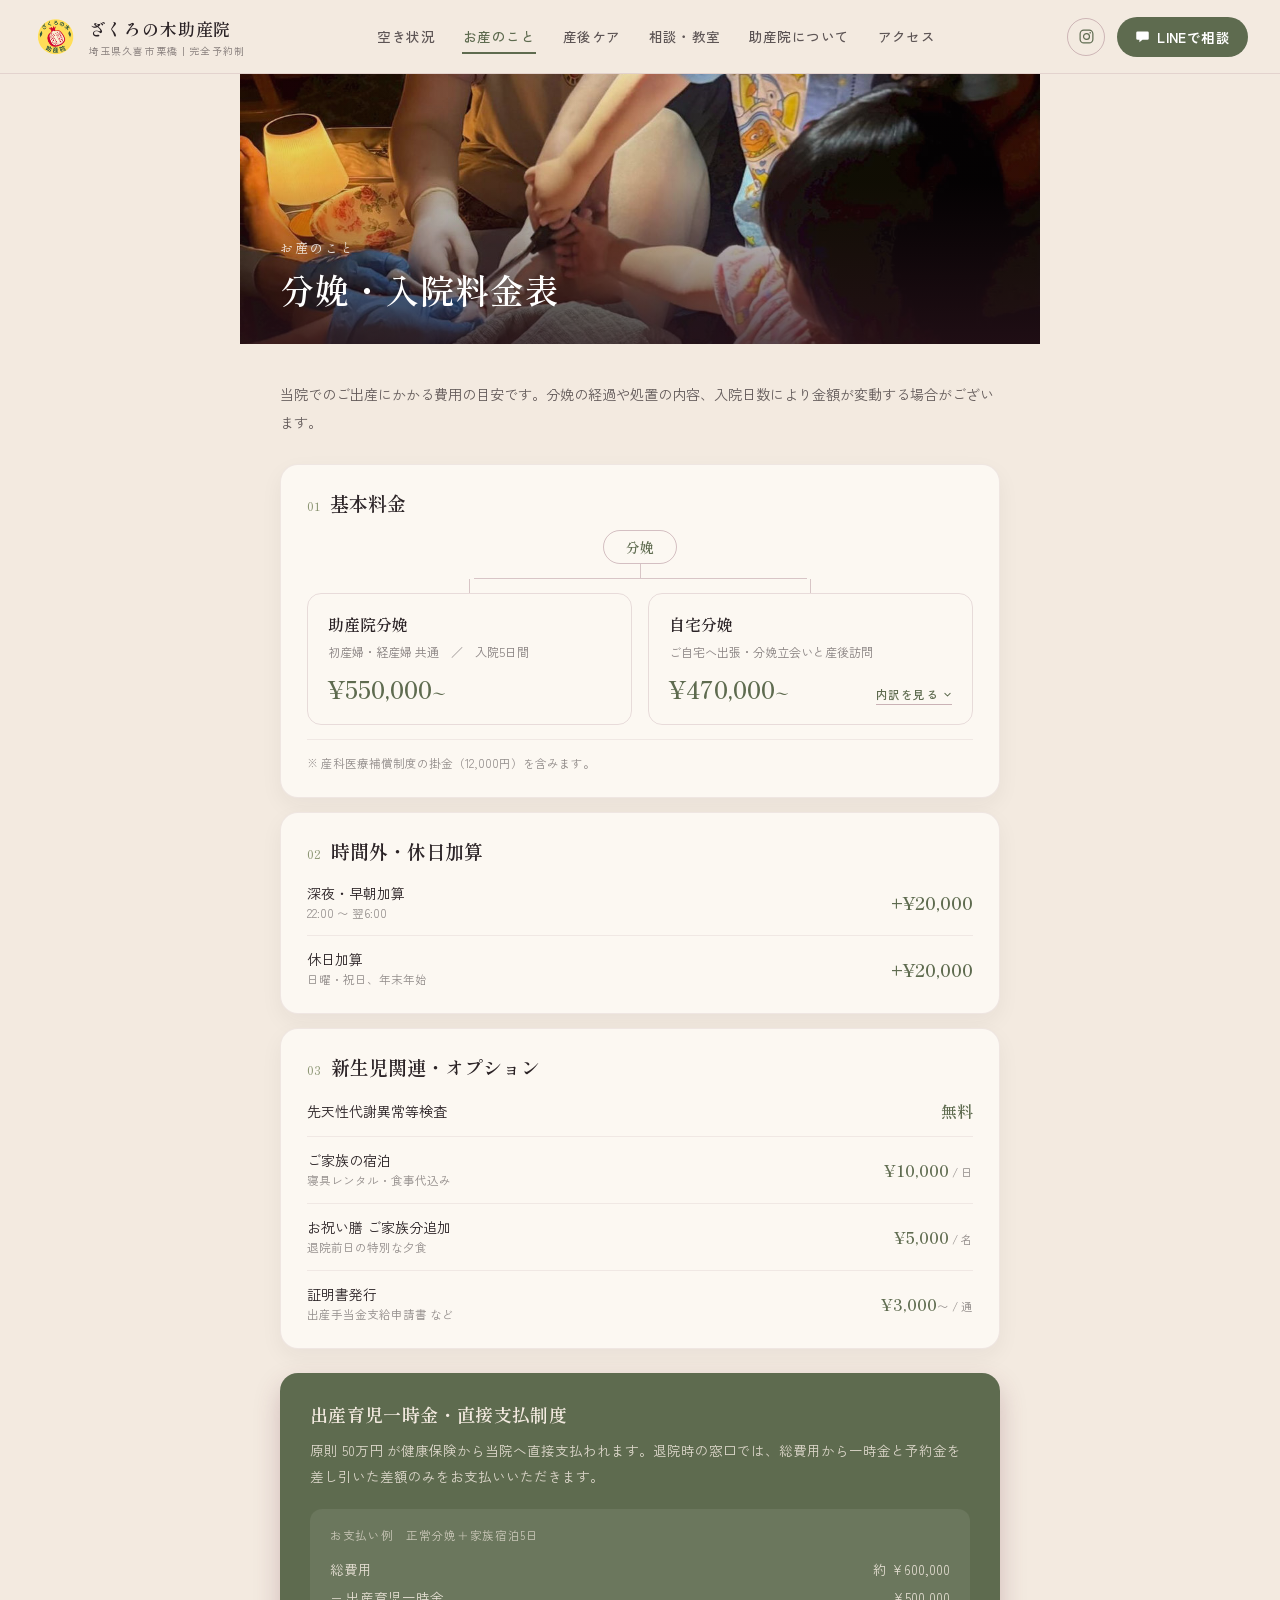
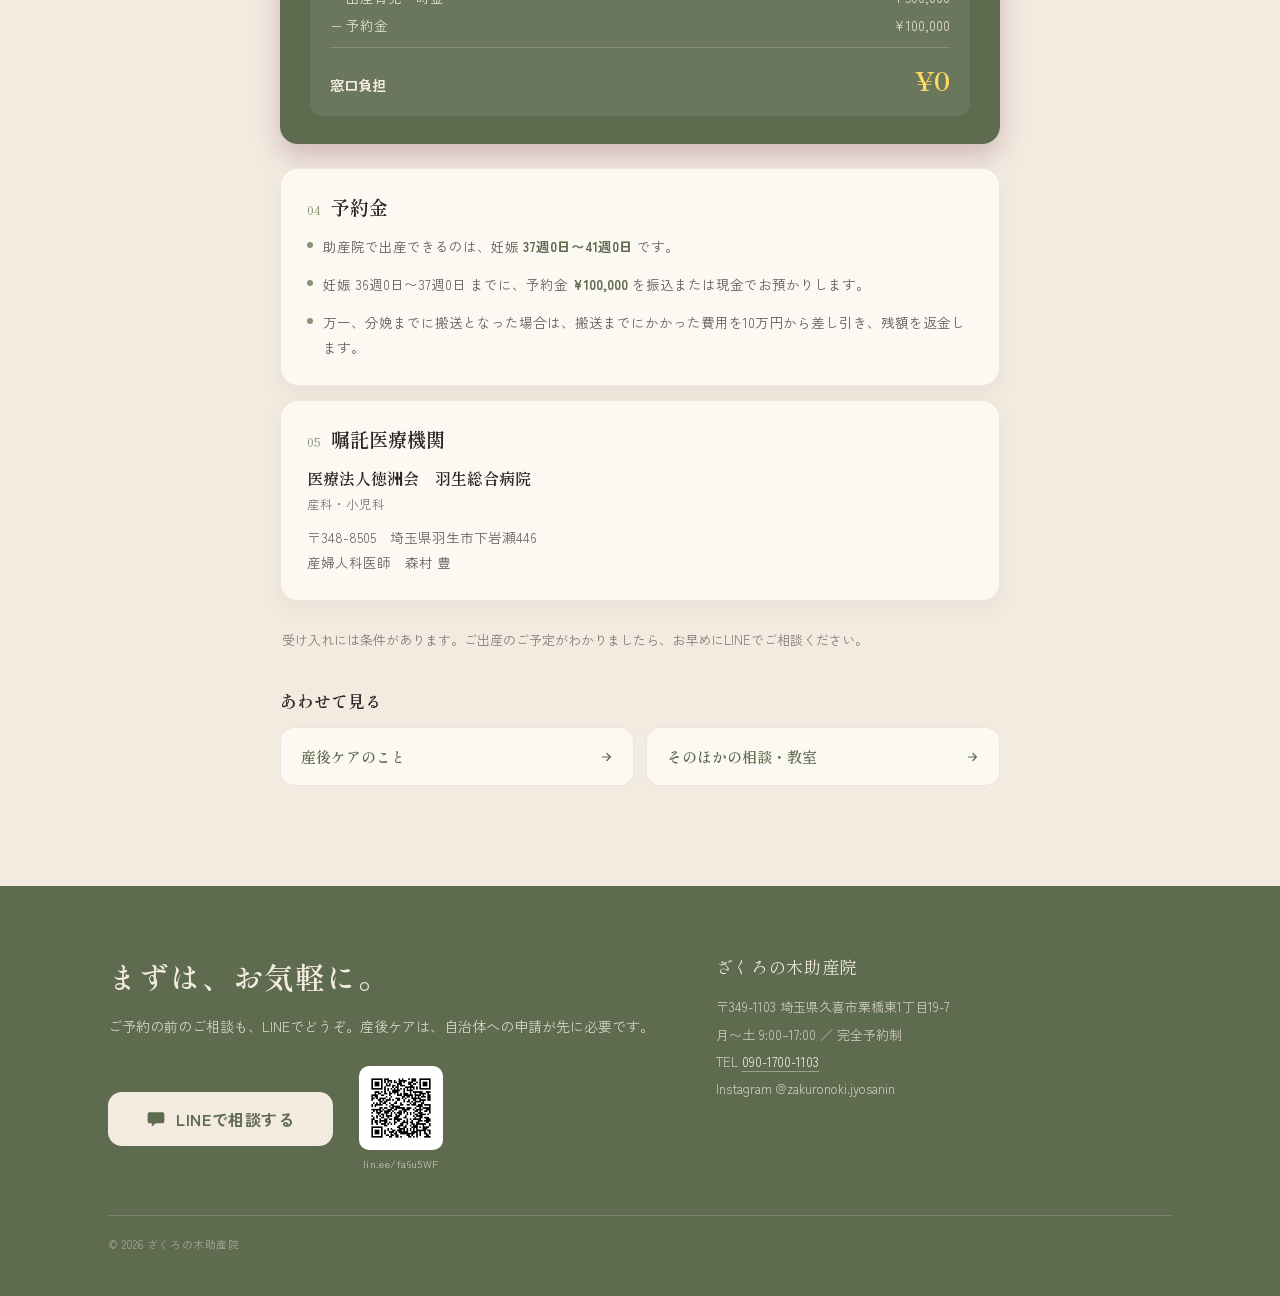
<file: site/birth.html>
<!DOCTYPE html>
<html lang="ja">
<head>
<meta charset="utf-8">
<meta name="viewport" content="width=device-width, initial-scale=1">
<title>分娩・入院料金表｜ざくろの木助産院</title>
<meta name="description" content="ざくろの木助産院（埼玉県久喜市栗橋）でのご出産にかかる費用の目安。助産院分娩・自宅分娩の基本料金、加算、出産育児一時金の直接支払制度について。">
<link rel="icon" type="image/png" href="assets/zakuro-icon.png">
<link rel="preconnect" href="https://fonts.googleapis.com">
<link rel="preconnect" href="https://fonts.gstatic.com" crossorigin>
<link href="https://fonts.googleapis.com/css2?family=Shippori+Mincho:wght@500;600;700&family=Zen+Kaku+Gothic+New:wght@400;500;700&display=swap" rel="stylesheet">
<link rel="stylesheet" href="css/base.css">
<link rel="stylesheet" href="css/subpage.css">
<link rel="stylesheet" href="css/mobile.css">
<link rel="stylesheet" href="css/mobile-subpage.css">
<script src="js/collapse.js" defer></script>
<script src="js/mobile-nav.js" defer></script>
</head>
<body class="page-sub">

<header class="site-header">
  <a class="brand" href="./">
    <img src="assets/zakuro-icon.png" alt="ざくろの木助産院">
    <span class="brand-text">
      <span class="brand-name">ざくろの木助産院</span>
      <span class="brand-sub">埼玉県久喜市栗橋｜完全予約制</span>
    </span>
  </a>
  <nav class="site-nav">
    <a href="./#availability">空き状況</a>
    <a href="birth.html" class="is-active">お産のこと</a>
    <a href="care.html">産後ケア</a>
    <a href="services.html">相談・教室</a>
    <a href="./#about">助産院について</a>
    <a href="./#access">アクセス</a>
  </nav>
  <div class="header-actions">
    <a class="btn-ig" href="https://www.instagram.com/zakuronoki.jyosanin" target="_blank" rel="noopener" aria-label="Instagram">
      <svg width="17" height="17" viewBox="0 0 24 24" fill="none" stroke="currentColor" stroke-width="1.7" aria-hidden="true"><rect x="3" y="3" width="18" height="18" rx="5.2"/><circle cx="12" cy="12" r="4.2"/><circle cx="17.2" cy="6.8" r="1.15" fill="currentColor" stroke="none"/></svg>
    </a>
    <a class="btn-line" href="https://lin.ee/fa6u5WF" target="_blank" rel="noopener">
      <svg width="15" height="15" viewBox="0 0 24 24" fill="#fff" aria-hidden="true"><path d="M4 4h16a2 2 0 0 1 2 2v9a2 2 0 0 1-2 2h-8l-5 4v-4H4a2 2 0 0 1-2-2V6a2 2 0 0 1 2-2z"/></svg>
      LINEで相談
    </a>
  </div>
</header>

<main>

  <div class="page-hero page-hero--birth">
    <img src="assets/entrance-birth.jpg" alt="お産の風景">
    <div class="page-hero-scrim"></div>
    <a class="page-back" href="./" aria-label="トップへ戻る">
      <svg width="9" height="16" viewBox="0 0 9 16" fill="none" aria-hidden="true"><path d="M8 1 1 8l7 7" stroke="var(--accent)" stroke-width="1.7" stroke-linecap="round" stroke-linejoin="round"/></svg>
    </a>
    <button class="page-menu" type="button" aria-label="メニュー" aria-expanded="false" aria-controls="site-drawer" data-drawer-open>
      <span></span><span></span><span></span>
    </button>
    <div class="page-hero-copy">
      <div class="container">
        <div class="page-hero-eyebrow">お産のこと</div>
        <h1 class="page-hero-title">分娩・入院料金表</h1>
      </div>
    </div>
  </div>

  <div class="page-body">
    <p class="page-intro">当院でのご出産にかかる費用の目安です。分娩の経過や処置の内容、入院日数により金額が変動する場合がございます。</p>

    <!-- 01 基本料金 -->
    <section class="price-card">
      <div class="price-card-head">
        <span class="price-num">01</span>
        <h2 class="price-card-title">基本料金</h2>
      </div>
      <div class="branch-root">
        <div class="branch-pill">分娩</div>
      </div>
      <div class="branch-stem"></div>
      <div class="branch-cross"></div>
      <div class="branch-cols">
        <div class="branch-stem"></div>
        <div class="branch-stem"></div>
        <div class="branch-box">
          <h3>助産院分娩</h3>
          <div class="branch-note">初産婦・経産婦 共通　／　入院5日間</div>
          <div class="branch-price">¥550,000<span class="tilde">〜</span></div>
        </div>
        <div class="branch-box">
          <h3>自宅分娩</h3>
          <div class="branch-note">ご自宅へ出張・分娩立会いと産後訪問</div>
          <div class="branch-price-row">
            <div class="branch-price">¥470,000<span class="tilde">〜</span></div>
            <button class="breakdown-toggle" type="button" aria-expanded="false" aria-controls="home-birth-breakdown">
              <span class="breakdown-toggle-label">内訳を見る</span>
              <svg width="9" height="9" viewBox="0 0 12 12" fill="none" aria-hidden="true"><path d="M2.5 4.5 6 8l3.5-3.5" stroke="var(--accent)" stroke-width="1.4" stroke-linecap="round" stroke-linejoin="round"/></svg>
            </button>
          </div>
        </div>
      </div>
      <div class="breakdown" id="home-birth-breakdown" hidden>
        <div class="breakdown-title">自宅分娩の内訳</div>
        <div class="breakdown-row">
          <div class="price-item">
            <div class="breakdown-name">分娩料</div>
            <div class="breakdown-note">20:00–8:00、土日祝は時間外で ＋¥20,000</div>
          </div>
          <div class="breakdown-amount"><span class="breakdown-price">¥250,000</span><span class="breakdown-unit"></span></div>
        </div>
        <div class="breakdown-row">
          <div class="breakdown-name">分娩管理料</div>
          <div class="breakdown-amount"><span class="breakdown-price">¥5,000</span><span class="breakdown-unit">/ 1時間</span></div>
        </div>
        <div class="breakdown-row">
          <div class="breakdown-name">往診料</div>
          <div class="breakdown-amount"><span class="breakdown-price">¥10,000</span><span class="breakdown-unit">/ 日</span></div>
        </div>
        <div class="breakdown-row">
          <div class="breakdown-name">出張費</div>
          <div class="breakdown-amount"><span class="breakdown-price">¥20,000</span><span class="breakdown-unit"></span></div>
        </div>
        <div class="breakdown-row">
          <div class="price-item">
            <div class="breakdown-name">先天性代謝異常検査</div>
            <div class="breakdown-note">採血・郵送費</div>
          </div>
          <div class="breakdown-amount"><span class="breakdown-price">¥4,000</span><span class="breakdown-unit"></span></div>
        </div>
        <div class="breakdown-row">
          <div class="breakdown-name">K2シロップ（13回分）</div>
          <div class="breakdown-amount"><span class="breakdown-price">¥3,000</span><span class="breakdown-unit"></span></div>
        </div>
        <div class="breakdown-row">
          <div class="breakdown-name">妊産婦の検査薬剤料</div>
          <div class="breakdown-amount"><span class="breakdown-price">¥8,000</span><span class="breakdown-unit"></span></div>
        </div>
        <div class="breakdown-row">
          <div class="breakdown-name">処置手当料</div>
          <div class="breakdown-amount"><span class="breakdown-price">¥4,000</span><span class="breakdown-unit">/ 日</span></div>
        </div>
        <div class="breakdown-row">
          <div class="breakdown-name">衛生材料費</div>
          <div class="breakdown-amount"><span class="breakdown-price">¥10,000</span><span class="breakdown-unit"></span></div>
        </div>
        <div class="breakdown-row">
          <div class="breakdown-name">医療廃棄物処理料</div>
          <div class="breakdown-amount"><span class="breakdown-price">¥8,000</span><span class="breakdown-unit"></span></div>
        </div>
        <div class="breakdown-row">
          <div class="breakdown-name">文書料</div>
          <div class="breakdown-amount"><span class="breakdown-price">¥8,000</span><span class="breakdown-unit"></span></div>
        </div>
        <div class="breakdown-row">
          <div class="breakdown-name">サポート助産師料（2名以上）</div>
          <div class="breakdown-amount"><span class="breakdown-price">¥70,000</span><span class="breakdown-unit">〜</span></div>
        </div>
        <div class="breakdown-total">
          <span class="breakdown-total-label">総額</span>
          <span class="breakdown-amount"><span class="breakdown-total-price">¥470,000<span class="tilde">〜</span></span><span class="breakdown-spacer"></span></span>
        </div>
        <p class="breakdown-foot">※ 10万円を予約金として承りますが、範囲内であれば返金します。</p>
      </div>
      <div class="price-card-foot">※ 産科医療補償制度の掛金（12,000円）を含みます。</div>
    </section>

    <!-- 02 時間外・休日加算 -->
    <section class="price-card">
      <div class="price-card-head price-card-head--rows">
        <span class="price-num">02</span>
        <h2 class="price-card-title">時間外・休日加算</h2>
      </div>
      <div class="price-row">
        <div class="price-item">
          <div class="price-item-name">深夜・早朝加算</div>
          <div class="price-item-note">22:00 〜 翌6:00</div>
        </div>
        <div class="price-amount"><span class="price-value price-value--lg">+¥20,000</span></div>
      </div>
      <div class="price-row">
        <div class="price-item">
          <div class="price-item-name">休日加算</div>
          <div class="price-item-note">日曜・祝日、年末年始</div>
        </div>
        <div class="price-amount"><span class="price-value price-value--lg">+¥20,000</span></div>
      </div>
    </section>

    <!-- 03 新生児関連・オプション -->
    <section class="price-card">
      <div class="price-card-head price-card-head--rows">
        <span class="price-num">03</span>
        <h2 class="price-card-title">新生児関連・オプション</h2>
      </div>
      <div class="price-row">
        <div class="price-item">
          <div class="price-item-name">先天性代謝異常等検査</div>
        </div>
        <div class="price-amount"><span class="price-value price-value--sm">無料</span></div>
      </div>
      <div class="price-row">
        <div class="price-item">
          <div class="price-item-name">ご家族の宿泊</div>
          <div class="price-item-note">寝具レンタル・食事代込み</div>
        </div>
        <div class="price-amount"><span class="price-value price-value--sm">¥10,000</span><span class="price-unit"> / 日</span></div>
      </div>
      <div class="price-row">
        <div class="price-item">
          <div class="price-item-name">お祝い膳 ご家族分追加</div>
          <div class="price-item-note">退院前日の特別な夕食</div>
        </div>
        <div class="price-amount"><span class="price-value price-value--sm">¥5,000</span><span class="price-unit"> / 名</span></div>
      </div>
      <div class="price-row">
        <div class="price-item">
          <div class="price-item-name">証明書発行</div>
          <div class="price-item-note">出産手当金支給申請書 など</div>
        </div>
        <div class="price-amount"><span class="price-value price-value--sm">¥3,000</span><span class="price-unit">〜 / 通</span></div>
      </div>
    </section>

    <!-- 出産育児一時金 -->
    <section class="grant-card">
      <div class="grant-title">出産育児一時金・直接支払制度</div>
      <p class="grant-lead">原則 50万円 が健康保険から当院へ直接支払われます。退院時の窓口では、総費用から一時金と予約金を差し引いた差額のみをお支払いいただきます。</p>
      <div class="grant-example">
        <div class="grant-example-caption">お支払い例　正常分娩＋家族宿泊5日</div>
        <div class="grant-line"><span>総費用</span><span>約 ¥600,000</span></div>
        <div class="grant-line"><span>− 出産育児一時金</span><span>¥500,000</span></div>
        <div class="grant-line grant-line--last"><span>− 予約金</span><span>¥100,000</span></div>
        <div class="grant-result">
          <span class="grant-result-label">窓口負担</span>
          <span class="grant-result-value">¥0</span>
        </div>
      </div>
    </section>

    <!-- 04 予約金 -->
    <section class="price-card">
      <div class="price-card-head">
        <span class="price-num">04</span>
        <h2 class="price-card-title">予約金</h2>
      </div>
      <div class="bullet-list">
        <div class="bullet">
          <span class="bullet-dot"></span>
          <p>助産院で出産できるのは、妊娠 <strong class="em-accent">37週0日〜41週0日</strong> です。</p>
        </div>
        <div class="bullet">
          <span class="bullet-dot"></span>
          <p>妊娠 36週0日〜37週0日 までに、予約金 <strong class="em-accent">¥100,000</strong> を振込または現金でお預かりします。</p>
        </div>
        <div class="bullet">
          <span class="bullet-dot"></span>
          <p>万一、分娩までに搬送となった場合は、搬送までにかかった費用を10万円から差し引き、残額を返金します。</p>
        </div>
      </div>
    </section>

    <!-- 05 嘱託医療機関 -->
    <section class="price-card">
      <div class="price-card-head">
        <span class="price-num">05</span>
        <h2 class="price-card-title">嘱託医療機関</h2>
      </div>
      <div class="hospital-name">医療法人徳洲会　羽生総合病院</div>
      <div class="hospital-dept">産科・小児科</div>
      <div class="hospital-addr">〒348-8505　埼玉県羽生市下岩瀬446<br>産婦人科医師　森村 豊</div>
    </section>

    <p class="page-note">受け入れには条件があります。ご出産のご予定がわかりましたら、お早めにLINEでご相談ください。</p>

    <div class="related">
      <div class="related-title">あわせて見る</div>
      <div class="related-grid">
        <a class="related-link" href="care.html">
          <span>産後ケアのこと</span>
          <svg width="14" height="14" viewBox="0 0 16 16" fill="none" aria-hidden="true"><path d="M4 8h8M9 4l4 4-4 4" stroke="var(--accent)" stroke-width="1.4" stroke-linecap="round" stroke-linejoin="round"/></svg>
        </a>
        <a class="related-link" href="services.html">
          <span>そのほかの相談・教室</span>
          <svg width="14" height="14" viewBox="0 0 16 16" fill="none" aria-hidden="true"><path d="M4 8h8M9 4l4 4-4 4" stroke="var(--accent)" stroke-width="1.4" stroke-linecap="round" stroke-linejoin="round"/></svg>
        </a>
      </div>
    </div>
  </div>

</main>

<footer id="line" class="site-footer">
  <div class="container">
    <div class="footer-grid">
      <div>
        <h2 class="footer-title">まずは、お気軽に。</h2>
        <p class="footer-lead">ご予約の前のご相談も、LINEでどうぞ。産後ケアは、自治体への申請が先に必要です。</p>
        <div class="footer-line-row">
          <a class="btn-line-big" href="https://lin.ee/fa6u5WF" target="_blank" rel="noopener">
            <svg width="20" height="20" viewBox="0 0 24 24" fill="var(--accent)" aria-hidden="true"><path d="M4 4h16a2 2 0 0 1 2 2v9a2 2 0 0 1-2 2h-8l-5 4v-4H4a2 2 0 0 1-2-2V6a2 2 0 0 1 2-2z"/></svg>
            LINEで相談する
          </a>
          <div class="footer-qr">
            <img src="assets/line-qr.png" alt="公式LINEのQRコード" loading="lazy">
            <a href="https://lin.ee/fa6u5WF" target="_blank" rel="noopener">lin.ee/fa6u5WF</a>
          </div>
        </div>
      </div>
      <div>
        <div class="footer-org">ざくろの木助産院</div>
        <div class="footer-info">
          〒349-1103 埼玉県久喜市栗橋東1丁目19-7<br>
          月〜土 9:00–17:00 ／ 完全予約制<br>
          TEL <a class="footer-tel" href="tel:09017001103">090-1700-1103</a><br>
          <a href="https://www.instagram.com/zakuronoki.jyosanin" target="_blank" rel="noopener">Instagram @zakuronoki.jyosanin</a>
        </div>
      </div>
    </div>
    <div class="footer-rule"></div>
    <div class="footer-copy">© 2026 ざくろの木助産院</div>
  </div>
</footer>


<!-- ===== モバイルドロワーメニュー（全4ページで同一に保つこと） ===== -->
<div class="drawer" id="site-drawer" hidden>
  <div class="drawer-overlay" data-drawer-close></div>
  <div class="drawer-panel" role="dialog" aria-modal="true" aria-label="メニュー">
    <div class="drawer-head">
      <img src="assets/zakuro-icon.png" alt="ざくろの木助産院">
      <button class="drawer-close" type="button" aria-label="閉じる" data-drawer-close>
        <svg width="20" height="20" viewBox="0 0 20 20" fill="none" aria-hidden="true"><path d="M4 4l12 12M16 4L4 16" stroke="#2B2326" stroke-width="1.6" stroke-linecap="round"/></svg>
      </button>
    </div>
    <nav class="drawer-nav" aria-label="メニュー">
      <a href="./#availability"><span>今月の空き状況</span><svg width="14" height="14" viewBox="0 0 16 16" fill="none" aria-hidden="true"><path d="M6 3l5 5-5 5" stroke="var(--accent2)" stroke-width="1.4" stroke-linecap="round" stroke-linejoin="round"/></svg></a>
      <a href="birth.html"><span>分娩費用</span><svg width="14" height="14" viewBox="0 0 16 16" fill="none" aria-hidden="true"><path d="M6 3l5 5-5 5" stroke="var(--accent2)" stroke-width="1.4" stroke-linecap="round" stroke-linejoin="round"/></svg></a>
      <a href="care.html"><span>産後ケア</span><svg width="14" height="14" viewBox="0 0 16 16" fill="none" aria-hidden="true"><path d="M6 3l5 5-5 5" stroke="var(--accent2)" stroke-width="1.4" stroke-linecap="round" stroke-linejoin="round"/></svg></a>
      <a href="services.html"><span>サービス内容</span><svg width="14" height="14" viewBox="0 0 16 16" fill="none" aria-hidden="true"><path d="M6 3l5 5-5 5" stroke="var(--accent2)" stroke-width="1.4" stroke-linecap="round" stroke-linejoin="round"/></svg></a>
      <a href="./#flow"><span>ご利用までの流れ</span><svg width="14" height="14" viewBox="0 0 16 16" fill="none" aria-hidden="true"><path d="M6 3l5 5-5 5" stroke="var(--accent2)" stroke-width="1.4" stroke-linecap="round" stroke-linejoin="round"/></svg></a>
      <a href="./#about"><span>助産院について</span><svg width="14" height="14" viewBox="0 0 16 16" fill="none" aria-hidden="true"><path d="M6 3l5 5-5 5" stroke="var(--accent2)" stroke-width="1.4" stroke-linecap="round" stroke-linejoin="round"/></svg></a>
      <a href="./#staff"><span>スタッフ紹介</span><svg width="14" height="14" viewBox="0 0 16 16" fill="none" aria-hidden="true"><path d="M6 3l5 5-5 5" stroke="var(--accent2)" stroke-width="1.4" stroke-linecap="round" stroke-linejoin="round"/></svg></a>
      <a href="./#access"><span>アクセス</span><svg width="14" height="14" viewBox="0 0 16 16" fill="none" aria-hidden="true"><path d="M6 3l5 5-5 5" stroke="var(--accent2)" stroke-width="1.4" stroke-linecap="round" stroke-linejoin="round"/></svg></a>
    </nav>
    <div class="drawer-foot">
      <a class="drawer-line" href="https://lin.ee/fa6u5WF" target="_blank" rel="noopener">
        <svg width="19" height="19" viewBox="0 0 24 24" fill="#fff" aria-hidden="true"><path d="M4 4h16a2 2 0 0 1 2 2v9a2 2 0 0 1-2 2h-8l-5 4v-4H4a2 2 0 0 1-2-2V6a2 2 0 0 1 2-2z"/></svg>
        LINEで相談する
      </a>
      <div class="drawer-contacts">
        <a href="tel:09017001103">TEL　090-1700-1103</a>
        <a href="https://www.instagram.com/zakuronoki.jyosanin" target="_blank" rel="noopener">Instagram　@zakuronoki.jyosanin</a>
      </div>
    </div>
  </div>
</div>

<!-- ===== モバイル追従LINE CTA ===== -->
<div class="mobile-cta">
  <a href="https://lin.ee/fa6u5WF" target="_blank" rel="noopener">
    <svg width="20" height="20" viewBox="0 0 24 24" fill="#fff" aria-hidden="true"><path d="M4 4h16a2 2 0 0 1 2 2v9a2 2 0 0 1-2 2h-8l-5 4v-4H4a2 2 0 0 1-2-2V6a2 2 0 0 1 2-2z"/></svg>
    LINEで相談する
  </a>
</div>

</body>
</html>
</file>
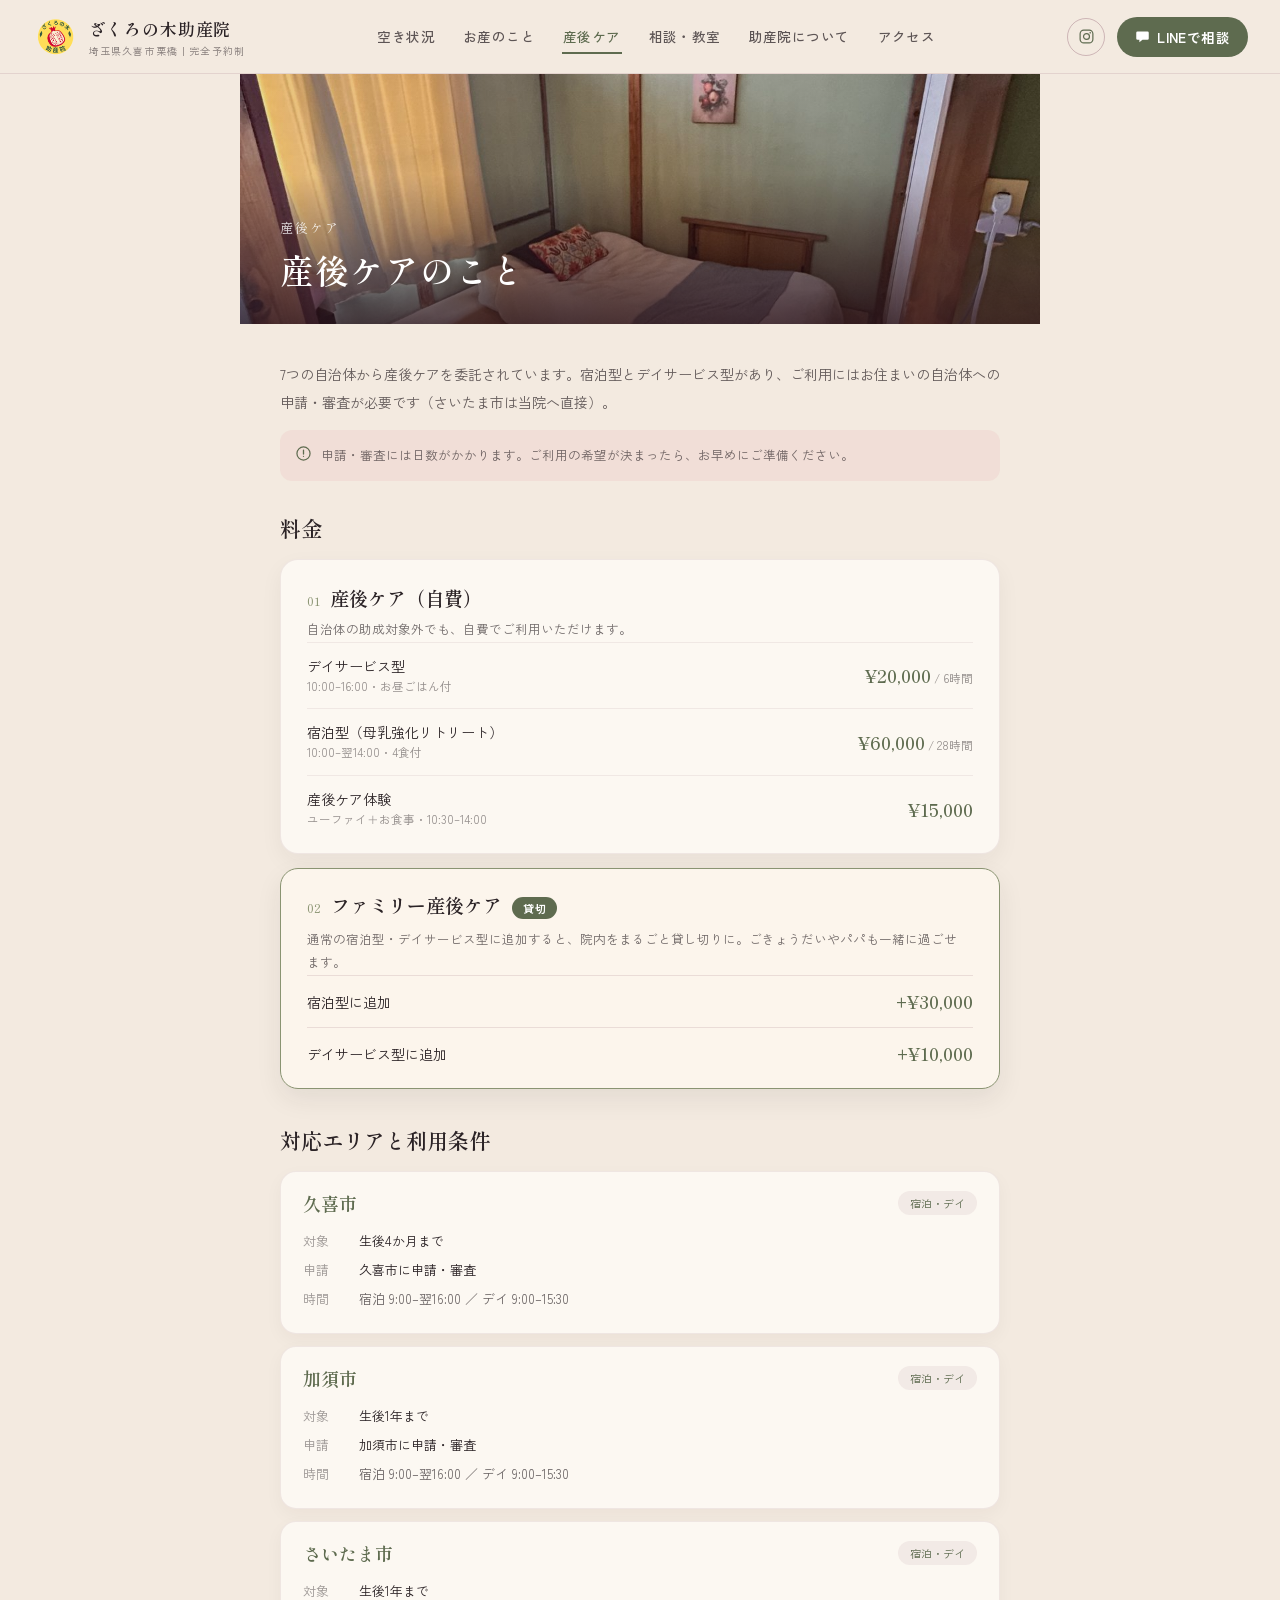
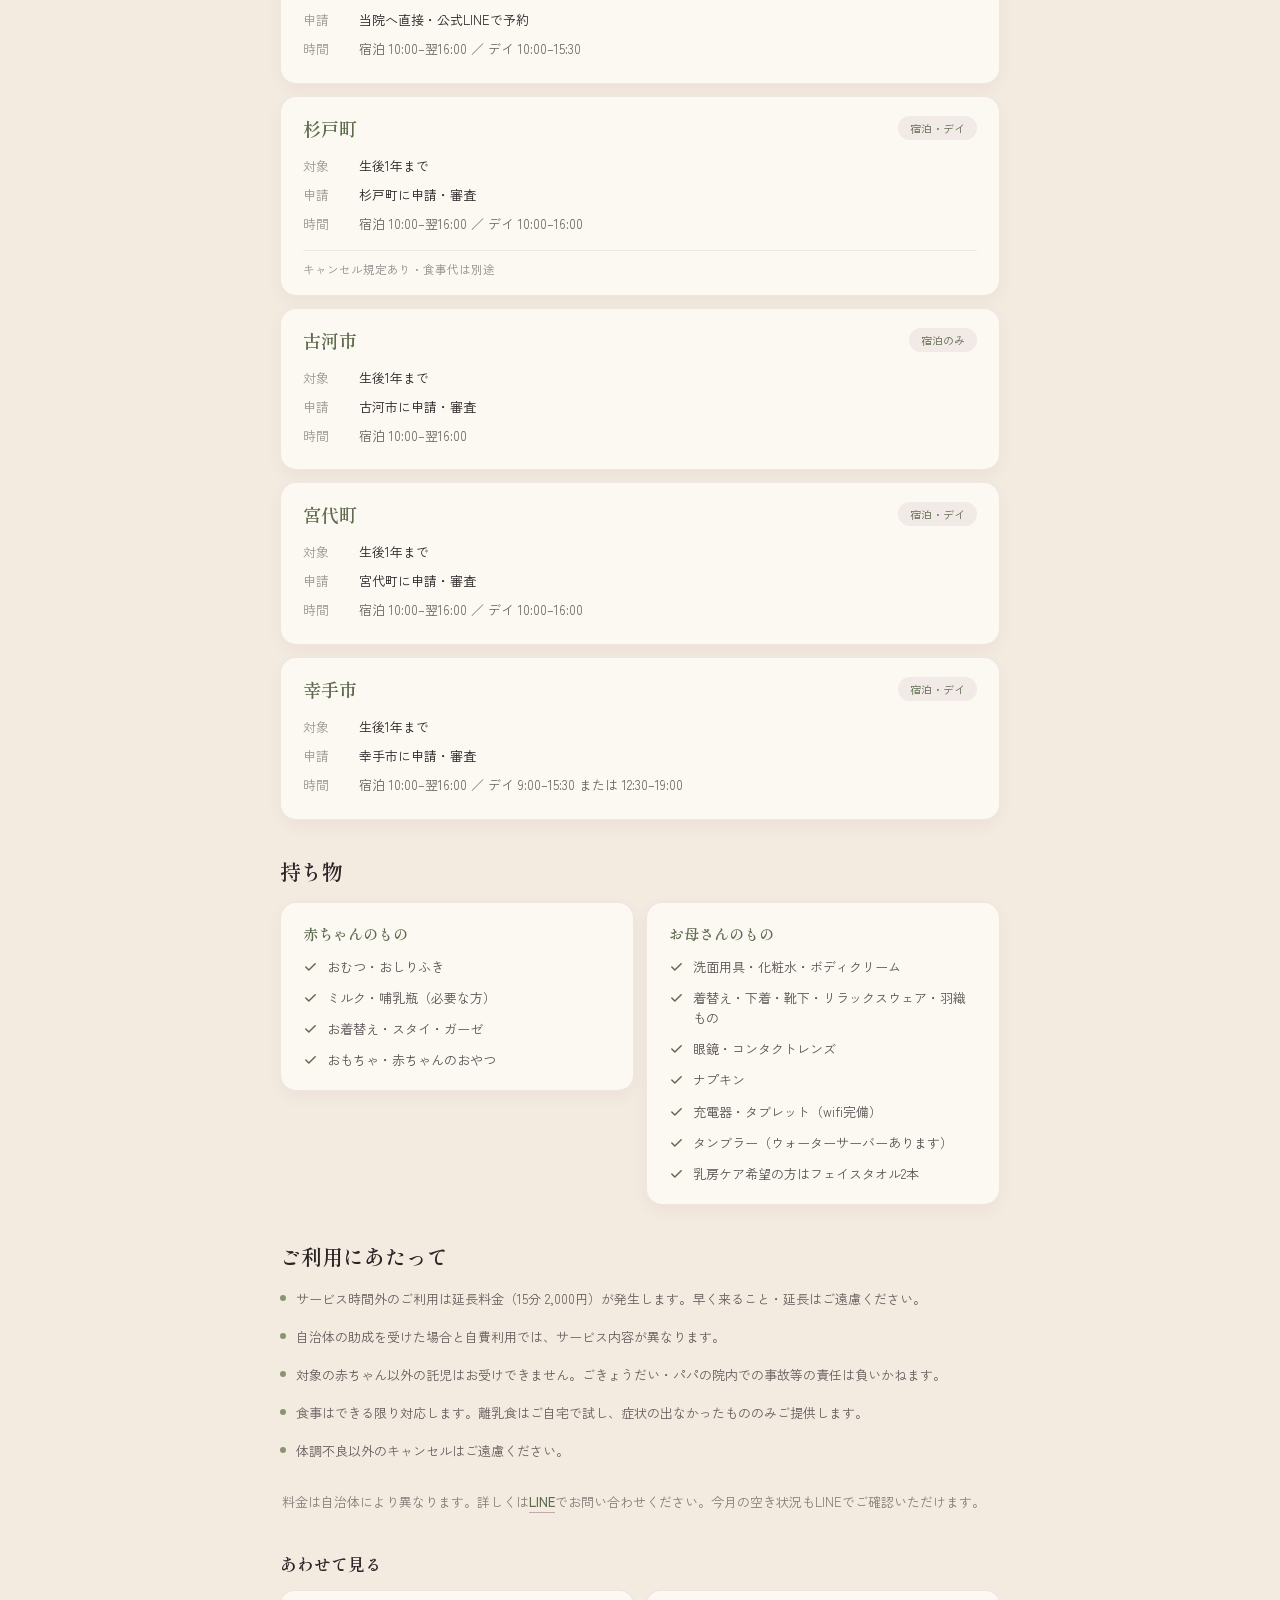
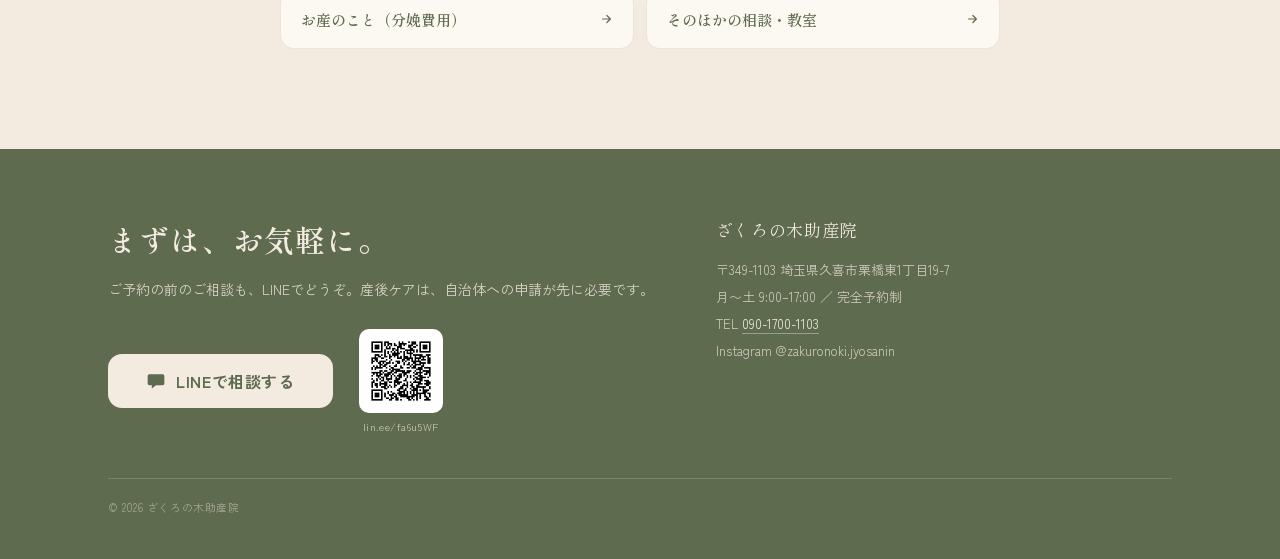
<file: site/care.html>
<!DOCTYPE html>
<html lang="ja">
<head>
<meta charset="utf-8">
<meta name="viewport" content="width=device-width, initial-scale=1">
<title>産後ケアのこと｜ざくろの木助産院</title>
<meta name="description" content="ざくろの木助産院（埼玉県久喜市栗橋）の産後ケア。久喜市・加須市・さいたま市・杉戸町・古河市・宮代町・幸手市の7自治体から委託。宿泊型・デイサービス型の利用条件と申請先のご案内。">
<link rel="icon" type="image/png" href="assets/zakuro-icon.png">
<link rel="preconnect" href="https://fonts.googleapis.com">
<link rel="preconnect" href="https://fonts.gstatic.com" crossorigin>
<link href="https://fonts.googleapis.com/css2?family=Shippori+Mincho:wght@500;600;700&family=Zen+Kaku+Gothic+New:wght@400;500;700&display=swap" rel="stylesheet">
<link rel="stylesheet" href="css/base.css">
<link rel="stylesheet" href="css/subpage.css">
<link rel="stylesheet" href="css/mobile.css">
<link rel="stylesheet" href="css/mobile-subpage.css">
<script src="js/mobile-nav.js" defer></script>
</head>
<body class="page-sub">

<header class="site-header">
  <a class="brand" href="./">
    <img src="assets/zakuro-icon.png" alt="ざくろの木助産院">
    <span class="brand-text">
      <span class="brand-name">ざくろの木助産院</span>
      <span class="brand-sub">埼玉県久喜市栗橋｜完全予約制</span>
    </span>
  </a>
  <nav class="site-nav">
    <a href="./#availability">空き状況</a>
    <a href="birth.html">お産のこと</a>
    <a href="care.html" class="is-active">産後ケア</a>
    <a href="services.html">相談・教室</a>
    <a href="./#about">助産院について</a>
    <a href="./#access">アクセス</a>
  </nav>
  <div class="header-actions">
    <a class="btn-ig" href="https://www.instagram.com/zakuronoki.jyosanin" target="_blank" rel="noopener" aria-label="Instagram">
      <svg width="17" height="17" viewBox="0 0 24 24" fill="none" stroke="currentColor" stroke-width="1.7" aria-hidden="true"><rect x="3" y="3" width="18" height="18" rx="5.2"/><circle cx="12" cy="12" r="4.2"/><circle cx="17.2" cy="6.8" r="1.15" fill="currentColor" stroke="none"/></svg>
    </a>
    <a class="btn-line" href="https://lin.ee/fa6u5WF" target="_blank" rel="noopener">
      <svg width="15" height="15" viewBox="0 0 24 24" fill="#fff" aria-hidden="true"><path d="M4 4h16a2 2 0 0 1 2 2v9a2 2 0 0 1-2 2h-8l-5 4v-4H4a2 2 0 0 1-2-2V6a2 2 0 0 1 2-2z"/></svg>
      LINEで相談
    </a>
  </div>
</header>

<main>

  <div class="page-hero">
    <img src="assets/facility-04.jpg" alt="お部屋「りんご」">
    <div class="page-hero-scrim"></div>
    <a class="page-back" href="./" aria-label="トップへ戻る">
      <svg width="9" height="16" viewBox="0 0 9 16" fill="none" aria-hidden="true"><path d="M8 1 1 8l7 7" stroke="var(--accent)" stroke-width="1.7" stroke-linecap="round" stroke-linejoin="round"/></svg>
    </a>
    <button class="page-menu" type="button" aria-label="メニュー" aria-expanded="false" aria-controls="site-drawer" data-drawer-open>
      <span></span><span></span><span></span>
    </button>
    <div class="page-hero-copy">
      <div class="container">
        <div class="page-hero-eyebrow">産後ケア</div>
        <h1 class="page-hero-title">産後ケアのこと</h1>
      </div>
    </div>
  </div>

  <div class="page-body">
    <p class="page-intro page-intro--tight">7つの自治体から産後ケアを委託されています。宿泊型とデイサービス型があり、ご利用にはお住まいの自治体への申請・審査が必要です（さいたま市は当院へ直接）。</p>
    <div class="care-callout">
      <svg width="15" height="15" viewBox="0 0 16 16" fill="none" aria-hidden="true"><circle cx="8" cy="8" r="7" stroke="var(--accent)" stroke-width="1.3"/><path d="M8 4.5v4M8 11h.01" stroke="var(--accent)" stroke-width="1.4" stroke-linecap="round"/></svg>
      <p>申請・審査には日数がかかります。ご利用の希望が決まったら、お早めにご準備ください。</p>
    </div>

    <h2 class="care-section-title">料金</h2>

    <!-- 01 産後ケア（自費） -->
    <section class="price-card">
      <div class="price-card-head price-card-head--rows">
        <span class="price-num">01</span>
        <h2 class="price-card-title">産後ケア（自費）</h2>
      </div>
      <p class="price-card-lead">自治体の助成対象外でも、自費でご利用いただけます。</p>
      <div class="price-row price-row--top">
        <div class="price-item">
          <div class="price-item-name">デイサービス型</div>
          <div class="price-item-note">10:00–16:00・お昼ごはん付</div>
        </div>
        <div class="price-amount"><span class="price-value">¥20,000</span><span class="price-unit"> / 6時間</span></div>
      </div>
      <div class="price-row price-row--top">
        <div class="price-item">
          <div class="price-item-name">宿泊型（母乳強化リトリート）</div>
          <div class="price-item-note">10:00–翌14:00・4食付</div>
        </div>
        <div class="price-amount"><span class="price-value">¥60,000</span><span class="price-unit"> / 28時間</span></div>
      </div>
      <div class="price-row price-row--top">
        <div class="price-item">
          <div class="price-item-name">産後ケア体験</div>
          <div class="price-item-note">ユーファイ＋お食事・10:30–14:00</div>
        </div>
        <div class="price-amount"><span class="price-value">¥15,000</span></div>
      </div>
    </section>

    <!-- 02 ファミリー産後ケア -->
    <section class="price-card price-card--highlight">
      <div class="price-card-head">
        <span class="price-num">02</span>
        <h2 class="price-card-title">ファミリー産後ケア</h2>
        <span class="badge">貸切</span>
      </div>
      <p class="price-card-lead">通常の宿泊型・デイサービス型に追加すると、院内をまるごと貸し切りに。ごきょうだいやパパも一緒に過ごせます。</p>
      <div class="price-row price-row--top">
        <div class="price-item">
          <div class="price-item-name">宿泊型に追加</div>
        </div>
        <div class="price-amount"><span class="price-value">+¥30,000</span></div>
      </div>
      <div class="price-row price-row--top">
        <div class="price-item">
          <div class="price-item-name">デイサービス型に追加</div>
        </div>
        <div class="price-amount"><span class="price-value">+¥10,000</span></div>
      </div>
    </section>

    <h2 class="care-section-title care-section-title--gap">対応エリアと利用条件</h2>

    <section id="town-kuki" class="care-town">
      <div class="care-town-head">
        <div class="care-town-name">久喜市</div>
        <div class="care-town-types">宿泊・デイ</div>
      </div>
      <div class="care-town-row"><span class="care-town-label">対象</span><span class="care-town-value">生後4か月まで</span></div>
      <div class="care-town-row"><span class="care-town-label">申請</span><span class="care-town-value">久喜市に申請・審査</span></div>
      <div class="care-town-row care-town-row--times"><span class="care-town-label">時間</span><span class="care-town-value">宿泊 9:00–翌16:00 ／ デイ 9:00–15:30</span></div>
    </section>

    <section id="town-kazo" class="care-town">
      <div class="care-town-head">
        <div class="care-town-name">加須市</div>
        <div class="care-town-types">宿泊・デイ</div>
      </div>
      <div class="care-town-row"><span class="care-town-label">対象</span><span class="care-town-value">生後1年まで</span></div>
      <div class="care-town-row"><span class="care-town-label">申請</span><span class="care-town-value">加須市に申請・審査</span></div>
      <div class="care-town-row care-town-row--times"><span class="care-town-label">時間</span><span class="care-town-value">宿泊 9:00–翌16:00 ／ デイ 9:00–15:30</span></div>
    </section>

    <section id="town-saitama" class="care-town">
      <div class="care-town-head">
        <div class="care-town-name">さいたま市</div>
        <div class="care-town-types">宿泊・デイ</div>
      </div>
      <div class="care-town-row"><span class="care-town-label">対象</span><span class="care-town-value">生後1年まで</span></div>
      <div class="care-town-row"><span class="care-town-label">申請</span><span class="care-town-value">当院へ直接・公式LINEで予約</span></div>
      <div class="care-town-row care-town-row--times"><span class="care-town-label">時間</span><span class="care-town-value">宿泊 10:00–翌16:00 ／ デイ 10:00–15:30</span></div>
    </section>

    <section id="town-sugito" class="care-town">
      <div class="care-town-head">
        <div class="care-town-name">杉戸町</div>
        <div class="care-town-types">宿泊・デイ</div>
      </div>
      <div class="care-town-row"><span class="care-town-label">対象</span><span class="care-town-value">生後1年まで</span></div>
      <div class="care-town-row"><span class="care-town-label">申請</span><span class="care-town-value">杉戸町に申請・審査</span></div>
      <div class="care-town-row care-town-row--times"><span class="care-town-label">時間</span><span class="care-town-value">宿泊 10:00–翌16:00 ／ デイ 10:00–16:00</span></div>
      <div class="care-town-note">キャンセル規定あり・食事代は別途</div>
    </section>

    <section id="town-koga" class="care-town">
      <div class="care-town-head">
        <div class="care-town-name">古河市</div>
        <div class="care-town-types">宿泊のみ</div>
      </div>
      <div class="care-town-row"><span class="care-town-label">対象</span><span class="care-town-value">生後1年まで</span></div>
      <div class="care-town-row"><span class="care-town-label">申請</span><span class="care-town-value">古河市に申請・審査</span></div>
      <div class="care-town-row care-town-row--times"><span class="care-town-label">時間</span><span class="care-town-value">宿泊 10:00–翌16:00</span></div>
    </section>

    <section id="town-miyashiro" class="care-town">
      <div class="care-town-head">
        <div class="care-town-name">宮代町</div>
        <div class="care-town-types">宿泊・デイ</div>
      </div>
      <div class="care-town-row"><span class="care-town-label">対象</span><span class="care-town-value">生後1年まで</span></div>
      <div class="care-town-row"><span class="care-town-label">申請</span><span class="care-town-value">宮代町に申請・審査</span></div>
      <div class="care-town-row care-town-row--times"><span class="care-town-label">時間</span><span class="care-town-value">宿泊 10:00–翌16:00 ／ デイ 10:00–16:00</span></div>
    </section>

    <section id="town-satte" class="care-town">
      <div class="care-town-head">
        <div class="care-town-name">幸手市</div>
        <div class="care-town-types">宿泊・デイ</div>
      </div>
      <div class="care-town-row"><span class="care-town-label">対象</span><span class="care-town-value">生後1年まで</span></div>
      <div class="care-town-row"><span class="care-town-label">申請</span><span class="care-town-value">幸手市に申請・審査</span></div>
      <div class="care-town-row care-town-row--times"><span class="care-town-label">時間</span><span class="care-town-value">宿泊 10:00–翌16:00 ／ デイ 9:00–15:30 または 12:30–19:00</span></div>
    </section>

    <h2 class="care-section-title care-section-title--gap">持ち物</h2>
    <div class="bring-grid">
      <div class="bring-card">
        <div class="bring-title">赤ちゃんのもの</div>
        <div class="bring-list">
          <div class="bring-item">
            <svg width="15" height="15" viewBox="0 0 16 16" fill="none" aria-hidden="true"><path d="M3 8.5l3.2 3.2L13 5" stroke="var(--accent)" stroke-width="1.6" stroke-linecap="round" stroke-linejoin="round"/></svg>
            <span>おむつ・おしりふき</span>
          </div>
          <div class="bring-item">
            <svg width="15" height="15" viewBox="0 0 16 16" fill="none" aria-hidden="true"><path d="M3 8.5l3.2 3.2L13 5" stroke="var(--accent)" stroke-width="1.6" stroke-linecap="round" stroke-linejoin="round"/></svg>
            <span>ミルク・哺乳瓶（必要な方）</span>
          </div>
          <div class="bring-item">
            <svg width="15" height="15" viewBox="0 0 16 16" fill="none" aria-hidden="true"><path d="M3 8.5l3.2 3.2L13 5" stroke="var(--accent)" stroke-width="1.6" stroke-linecap="round" stroke-linejoin="round"/></svg>
            <span>お着替え・スタイ・ガーゼ</span>
          </div>
          <div class="bring-item">
            <svg width="15" height="15" viewBox="0 0 16 16" fill="none" aria-hidden="true"><path d="M3 8.5l3.2 3.2L13 5" stroke="var(--accent)" stroke-width="1.6" stroke-linecap="round" stroke-linejoin="round"/></svg>
            <span>おもちゃ・赤ちゃんのおやつ</span>
          </div>
        </div>
      </div>
      <div class="bring-card">
        <div class="bring-title">お母さんのもの</div>
        <div class="bring-list">
          <div class="bring-item">
            <svg width="15" height="15" viewBox="0 0 16 16" fill="none" aria-hidden="true"><path d="M3 8.5l3.2 3.2L13 5" stroke="var(--accent)" stroke-width="1.6" stroke-linecap="round" stroke-linejoin="round"/></svg>
            <span>洗面用具・化粧水・ボディクリーム</span>
          </div>
          <div class="bring-item">
            <svg width="15" height="15" viewBox="0 0 16 16" fill="none" aria-hidden="true"><path d="M3 8.5l3.2 3.2L13 5" stroke="var(--accent)" stroke-width="1.6" stroke-linecap="round" stroke-linejoin="round"/></svg>
            <span>着替え・下着・靴下・リラックスウェア・羽織もの</span>
          </div>
          <div class="bring-item">
            <svg width="15" height="15" viewBox="0 0 16 16" fill="none" aria-hidden="true"><path d="M3 8.5l3.2 3.2L13 5" stroke="var(--accent)" stroke-width="1.6" stroke-linecap="round" stroke-linejoin="round"/></svg>
            <span>眼鏡・コンタクトレンズ</span>
          </div>
          <div class="bring-item">
            <svg width="15" height="15" viewBox="0 0 16 16" fill="none" aria-hidden="true"><path d="M3 8.5l3.2 3.2L13 5" stroke="var(--accent)" stroke-width="1.6" stroke-linecap="round" stroke-linejoin="round"/></svg>
            <span>ナプキン</span>
          </div>
          <div class="bring-item">
            <svg width="15" height="15" viewBox="0 0 16 16" fill="none" aria-hidden="true"><path d="M3 8.5l3.2 3.2L13 5" stroke="var(--accent)" stroke-width="1.6" stroke-linecap="round" stroke-linejoin="round"/></svg>
            <span>充電器・タブレット（wifi完備）</span>
          </div>
          <div class="bring-item">
            <svg width="15" height="15" viewBox="0 0 16 16" fill="none" aria-hidden="true"><path d="M3 8.5l3.2 3.2L13 5" stroke="var(--accent)" stroke-width="1.6" stroke-linecap="round" stroke-linejoin="round"/></svg>
            <span>タンブラー（ウォーターサーバーあります）</span>
          </div>
          <div class="bring-item">
            <svg width="15" height="15" viewBox="0 0 16 16" fill="none" aria-hidden="true"><path d="M3 8.5l3.2 3.2L13 5" stroke="var(--accent)" stroke-width="1.6" stroke-linecap="round" stroke-linejoin="round"/></svg>
            <span>乳房ケア希望の方はフェイスタオル2本</span>
          </div>
        </div>
      </div>
    </div>

    <h2 class="care-section-title care-section-title--gap">ご利用にあたって</h2>
    <div class="bullet-list bullet-list--loose">
      <div class="bullet">
        <span class="bullet-dot"></span>
        <p>サービス時間外のご利用は延長料金（15分 2,000円）が発生します。早く来ること・延長はご遠慮ください。</p>
      </div>
      <div class="bullet">
        <span class="bullet-dot"></span>
        <p>自治体の助成を受けた場合と自費利用では、サービス内容が異なります。</p>
      </div>
      <div class="bullet">
        <span class="bullet-dot"></span>
        <p>対象の赤ちゃん以外の託児はお受けできません。ごきょうだい・パパの院内での事故等の責任は負いかねます。</p>
      </div>
      <div class="bullet">
        <span class="bullet-dot"></span>
        <p>食事はできる限り対応します。離乳食はご自宅で試し、症状の出なかったもののみご提供します。</p>
      </div>
      <div class="bullet">
        <span class="bullet-dot"></span>
        <p>体調不良以外のキャンセルはご遠慮ください。</p>
      </div>
    </div>

    <p class="page-note">料金は自治体により異なります。詳しくは<a class="link-underline" href="https://lin.ee/fa6u5WF" target="_blank" rel="noopener">LINE</a>でお問い合わせください。今月の空き状況もLINEでご確認いただけます。</p>

    <div class="related">
      <div class="related-title">あわせて見る</div>
      <div class="related-grid">
        <a class="related-link" href="birth.html">
          <span>お産のこと（分娩費用）</span>
          <svg width="14" height="14" viewBox="0 0 16 16" fill="none" aria-hidden="true"><path d="M4 8h8M9 4l4 4-4 4" stroke="var(--accent)" stroke-width="1.4" stroke-linecap="round" stroke-linejoin="round"/></svg>
        </a>
        <a class="related-link" href="services.html">
          <span>そのほかの相談・教室</span>
          <svg width="14" height="14" viewBox="0 0 16 16" fill="none" aria-hidden="true"><path d="M4 8h8M9 4l4 4-4 4" stroke="var(--accent)" stroke-width="1.4" stroke-linecap="round" stroke-linejoin="round"/></svg>
        </a>
      </div>
    </div>
  </div>

</main>

<footer id="line" class="site-footer">
  <div class="container">
    <div class="footer-grid">
      <div>
        <h2 class="footer-title">まずは、お気軽に。</h2>
        <p class="footer-lead">ご予約の前のご相談も、LINEでどうぞ。産後ケアは、自治体への申請が先に必要です。</p>
        <div class="footer-line-row">
          <a class="btn-line-big" href="https://lin.ee/fa6u5WF" target="_blank" rel="noopener">
            <svg width="20" height="20" viewBox="0 0 24 24" fill="var(--accent)" aria-hidden="true"><path d="M4 4h16a2 2 0 0 1 2 2v9a2 2 0 0 1-2 2h-8l-5 4v-4H4a2 2 0 0 1-2-2V6a2 2 0 0 1 2-2z"/></svg>
            LINEで相談する
          </a>
          <div class="footer-qr">
            <img src="assets/line-qr.png" alt="公式LINEのQRコード" loading="lazy">
            <a href="https://lin.ee/fa6u5WF" target="_blank" rel="noopener">lin.ee/fa6u5WF</a>
          </div>
        </div>
      </div>
      <div>
        <div class="footer-org">ざくろの木助産院</div>
        <div class="footer-info">
          〒349-1103 埼玉県久喜市栗橋東1丁目19-7<br>
          月〜土 9:00–17:00 ／ 完全予約制<br>
          TEL <a class="footer-tel" href="tel:09017001103">090-1700-1103</a><br>
          <a href="https://www.instagram.com/zakuronoki.jyosanin" target="_blank" rel="noopener">Instagram @zakuronoki.jyosanin</a>
        </div>
      </div>
    </div>
    <div class="footer-rule"></div>
    <div class="footer-copy">© 2026 ざくろの木助産院</div>
  </div>
</footer>


<!-- ===== モバイルドロワーメニュー（全4ページで同一に保つこと） ===== -->
<div class="drawer" id="site-drawer" hidden>
  <div class="drawer-overlay" data-drawer-close></div>
  <div class="drawer-panel" role="dialog" aria-modal="true" aria-label="メニュー">
    <div class="drawer-head">
      <img src="assets/zakuro-icon.png" alt="ざくろの木助産院">
      <button class="drawer-close" type="button" aria-label="閉じる" data-drawer-close>
        <svg width="20" height="20" viewBox="0 0 20 20" fill="none" aria-hidden="true"><path d="M4 4l12 12M16 4L4 16" stroke="#2B2326" stroke-width="1.6" stroke-linecap="round"/></svg>
      </button>
    </div>
    <nav class="drawer-nav" aria-label="メニュー">
      <a href="./#availability"><span>今月の空き状況</span><svg width="14" height="14" viewBox="0 0 16 16" fill="none" aria-hidden="true"><path d="M6 3l5 5-5 5" stroke="var(--accent2)" stroke-width="1.4" stroke-linecap="round" stroke-linejoin="round"/></svg></a>
      <a href="birth.html"><span>分娩費用</span><svg width="14" height="14" viewBox="0 0 16 16" fill="none" aria-hidden="true"><path d="M6 3l5 5-5 5" stroke="var(--accent2)" stroke-width="1.4" stroke-linecap="round" stroke-linejoin="round"/></svg></a>
      <a href="care.html"><span>産後ケア</span><svg width="14" height="14" viewBox="0 0 16 16" fill="none" aria-hidden="true"><path d="M6 3l5 5-5 5" stroke="var(--accent2)" stroke-width="1.4" stroke-linecap="round" stroke-linejoin="round"/></svg></a>
      <a href="services.html"><span>サービス内容</span><svg width="14" height="14" viewBox="0 0 16 16" fill="none" aria-hidden="true"><path d="M6 3l5 5-5 5" stroke="var(--accent2)" stroke-width="1.4" stroke-linecap="round" stroke-linejoin="round"/></svg></a>
      <a href="./#flow"><span>ご利用までの流れ</span><svg width="14" height="14" viewBox="0 0 16 16" fill="none" aria-hidden="true"><path d="M6 3l5 5-5 5" stroke="var(--accent2)" stroke-width="1.4" stroke-linecap="round" stroke-linejoin="round"/></svg></a>
      <a href="./#about"><span>助産院について</span><svg width="14" height="14" viewBox="0 0 16 16" fill="none" aria-hidden="true"><path d="M6 3l5 5-5 5" stroke="var(--accent2)" stroke-width="1.4" stroke-linecap="round" stroke-linejoin="round"/></svg></a>
      <a href="./#staff"><span>スタッフ紹介</span><svg width="14" height="14" viewBox="0 0 16 16" fill="none" aria-hidden="true"><path d="M6 3l5 5-5 5" stroke="var(--accent2)" stroke-width="1.4" stroke-linecap="round" stroke-linejoin="round"/></svg></a>
      <a href="./#access"><span>アクセス</span><svg width="14" height="14" viewBox="0 0 16 16" fill="none" aria-hidden="true"><path d="M6 3l5 5-5 5" stroke="var(--accent2)" stroke-width="1.4" stroke-linecap="round" stroke-linejoin="round"/></svg></a>
    </nav>
    <div class="drawer-foot">
      <a class="drawer-line" href="https://lin.ee/fa6u5WF" target="_blank" rel="noopener">
        <svg width="19" height="19" viewBox="0 0 24 24" fill="#fff" aria-hidden="true"><path d="M4 4h16a2 2 0 0 1 2 2v9a2 2 0 0 1-2 2h-8l-5 4v-4H4a2 2 0 0 1-2-2V6a2 2 0 0 1 2-2z"/></svg>
        LINEで相談する
      </a>
      <div class="drawer-contacts">
        <a href="tel:09017001103">TEL　090-1700-1103</a>
        <a href="https://www.instagram.com/zakuronoki.jyosanin" target="_blank" rel="noopener">Instagram　@zakuronoki.jyosanin</a>
      </div>
    </div>
  </div>
</div>

<!-- ===== モバイル追従LINE CTA ===== -->
<div class="mobile-cta">
  <a href="https://lin.ee/fa6u5WF" target="_blank" rel="noopener">
    <svg width="20" height="20" viewBox="0 0 24 24" fill="#fff" aria-hidden="true"><path d="M4 4h16a2 2 0 0 1 2 2v9a2 2 0 0 1-2 2h-8l-5 4v-4H4a2 2 0 0 1-2-2V6a2 2 0 0 1 2-2z"/></svg>
    LINEで相談する
  </a>
</div>

</body>
</html>
</file>
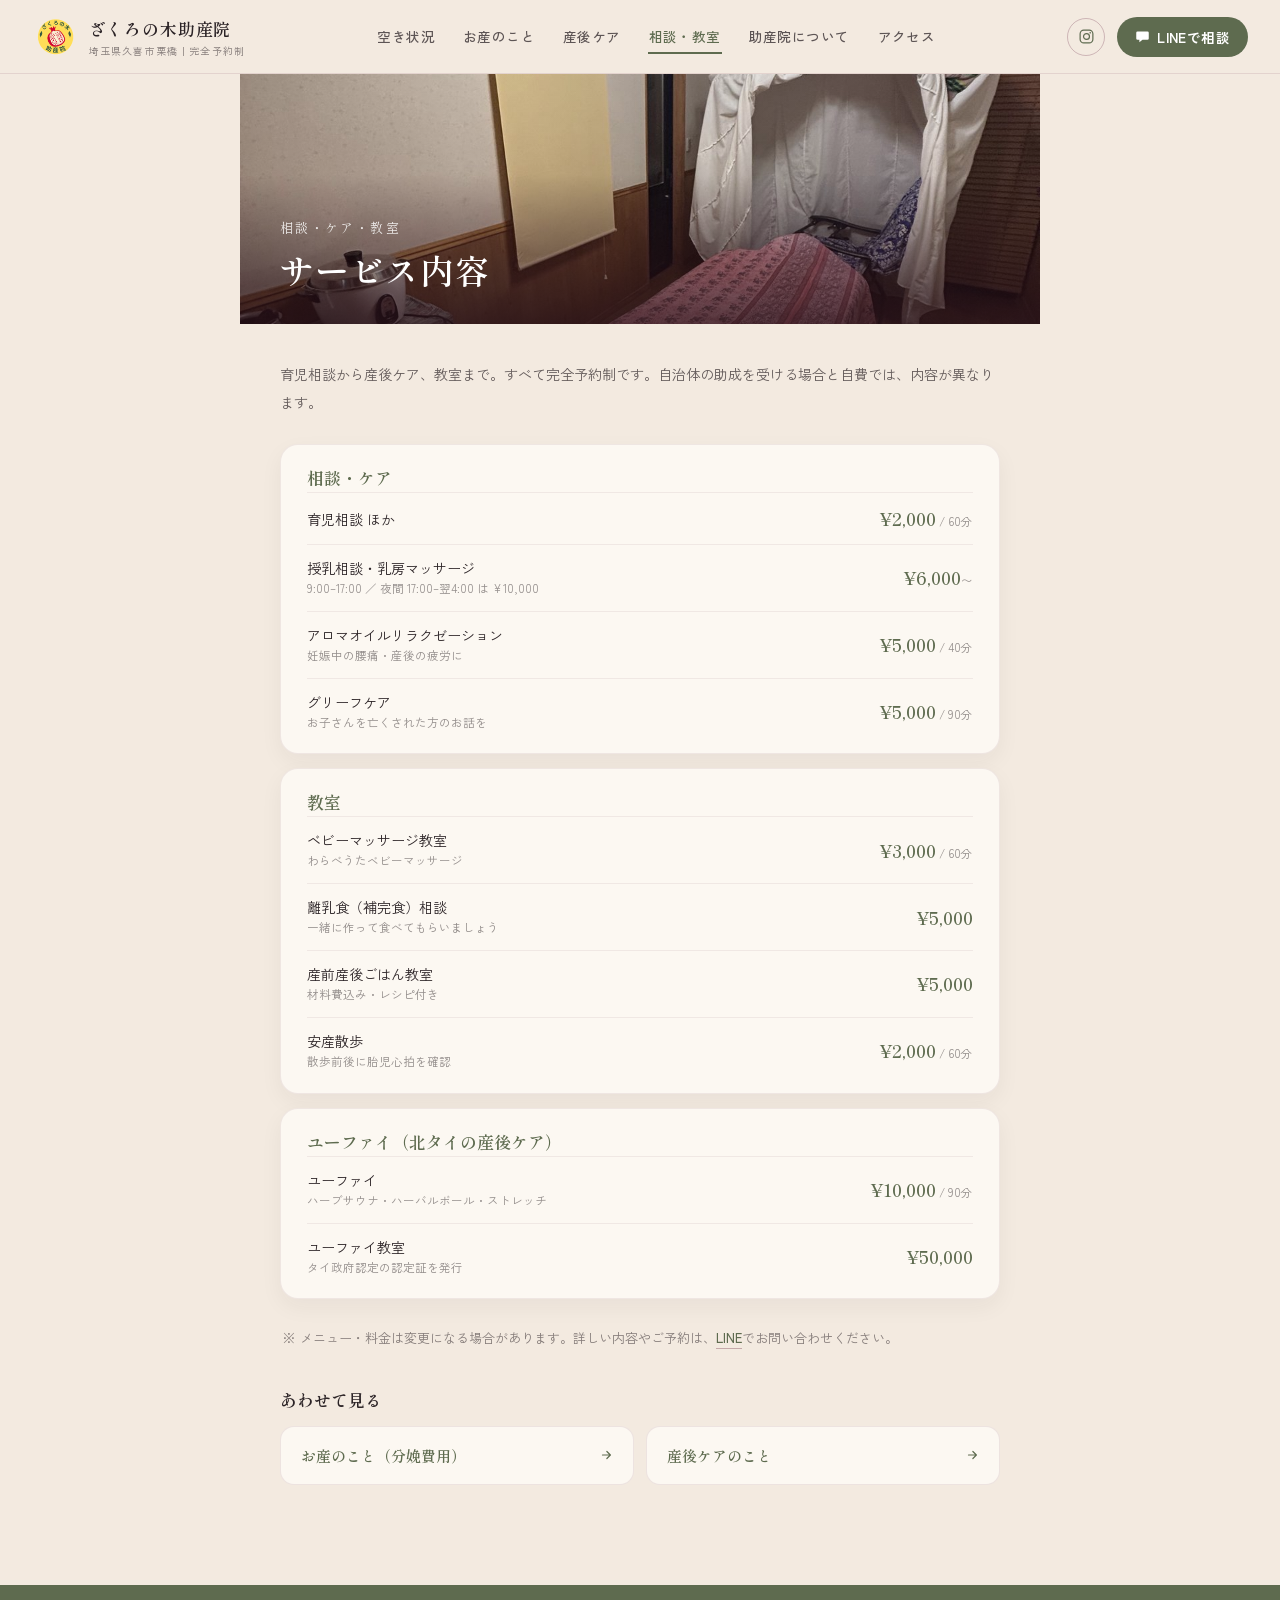
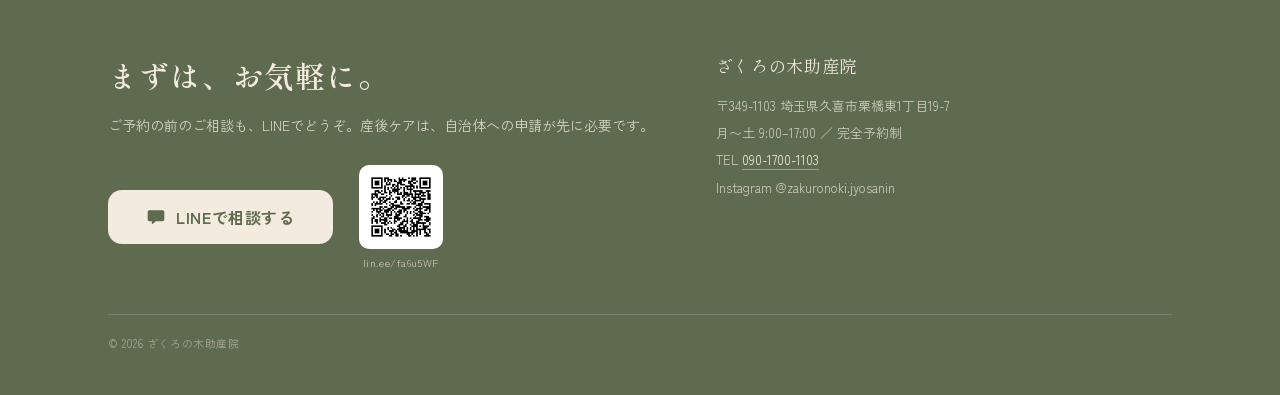
<file: site/services.html>
<!DOCTYPE html>
<html lang="ja">
<head>
<meta charset="utf-8">
<meta name="viewport" content="width=device-width, initial-scale=1">
<title>サービス内容｜ざくろの木助産院</title>
<meta name="description" content="ざくろの木助産院（埼玉県久喜市栗橋）の相談・ケア・教室のご案内。育児相談、授乳相談・乳房マッサージ、ベビーマッサージ教室、ユーファイ（北タイの産後ケア）など。すべて完全予約制です。">
<link rel="icon" type="image/png" href="assets/zakuro-icon.png">
<link rel="preconnect" href="https://fonts.googleapis.com">
<link rel="preconnect" href="https://fonts.gstatic.com" crossorigin>
<link href="https://fonts.googleapis.com/css2?family=Shippori+Mincho:wght@500;600;700&family=Zen+Kaku+Gothic+New:wght@400;500;700&display=swap" rel="stylesheet">
<link rel="stylesheet" href="css/base.css">
<link rel="stylesheet" href="css/subpage.css">
<link rel="stylesheet" href="css/mobile.css">
<link rel="stylesheet" href="css/mobile-subpage.css">
<script src="js/mobile-nav.js" defer></script>
</head>
<body class="page-sub">

<header class="site-header">
  <a class="brand" href="./">
    <img src="assets/zakuro-icon.png" alt="ざくろの木助産院">
    <span class="brand-text">
      <span class="brand-name">ざくろの木助産院</span>
      <span class="brand-sub">埼玉県久喜市栗橋｜完全予約制</span>
    </span>
  </a>
  <nav class="site-nav">
    <a href="./#availability">空き状況</a>
    <a href="birth.html">お産のこと</a>
    <a href="care.html">産後ケア</a>
    <a href="services.html" class="is-active">相談・教室</a>
    <a href="./#about">助産院について</a>
    <a href="./#access">アクセス</a>
  </nav>
  <div class="header-actions">
    <a class="btn-ig" href="https://www.instagram.com/zakuronoki.jyosanin" target="_blank" rel="noopener" aria-label="Instagram">
      <svg width="17" height="17" viewBox="0 0 24 24" fill="none" stroke="currentColor" stroke-width="1.7" aria-hidden="true"><rect x="3" y="3" width="18" height="18" rx="5.2"/><circle cx="12" cy="12" r="4.2"/><circle cx="17.2" cy="6.8" r="1.15" fill="currentColor" stroke="none"/></svg>
    </a>
    <a class="btn-line" href="https://lin.ee/fa6u5WF" target="_blank" rel="noopener">
      <svg width="15" height="15" viewBox="0 0 24 24" fill="#fff" aria-hidden="true"><path d="M4 4h16a2 2 0 0 1 2 2v9a2 2 0 0 1-2 2h-8l-5 4v-4H4a2 2 0 0 1-2-2V6a2 2 0 0 1 2-2z"/></svg>
      LINEで相談
    </a>
  </div>
</header>

<main>

  <div class="page-hero">
    <img src="assets/facility-02.jpg" alt="トリートメントルーム">
    <div class="page-hero-scrim"></div>
    <a class="page-back" href="./" aria-label="トップへ戻る">
      <svg width="9" height="16" viewBox="0 0 9 16" fill="none" aria-hidden="true"><path d="M8 1 1 8l7 7" stroke="var(--accent)" stroke-width="1.7" stroke-linecap="round" stroke-linejoin="round"/></svg>
    </a>
    <button class="page-menu" type="button" aria-label="メニュー" aria-expanded="false" aria-controls="site-drawer" data-drawer-open>
      <span></span><span></span><span></span>
    </button>
    <div class="page-hero-copy">
      <div class="container">
        <div class="page-hero-eyebrow">相談・ケア・教室</div>
        <h1 class="page-hero-title">サービス内容</h1>
      </div>
    </div>
  </div>

  <div class="page-body">
    <p class="page-intro">育児相談から産後ケア、教室まで。すべて完全予約制です。自治体の助成を受ける場合と自費では、内容が異なります。</p>

    <section class="service-card">
      <div class="service-group-title">相談・ケア</div>
      <div class="price-row price-row--top">
        <div class="price-item">
          <div class="price-item-name">育児相談 ほか</div>
        </div>
        <div class="price-amount"><span class="price-value">¥2,000</span><span class="price-unit"> / 60分</span></div>
      </div>
      <div class="price-row price-row--top">
        <div class="price-item">
          <div class="price-item-name">授乳相談・乳房マッサージ</div>
          <div class="price-item-note">9:00–17:00 ／ 夜間 17:00–翌4:00 は ¥10,000</div>
        </div>
        <div class="price-amount"><span class="price-value">¥6,000</span><span class="price-unit">〜</span></div>
      </div>
      <div class="price-row price-row--top">
        <div class="price-item">
          <div class="price-item-name">アロマオイルリラクゼーション</div>
          <div class="price-item-note">妊娠中の腰痛・産後の疲労に</div>
        </div>
        <div class="price-amount"><span class="price-value">¥5,000</span><span class="price-unit"> / 40分</span></div>
      </div>
      <div class="price-row price-row--top">
        <div class="price-item">
          <div class="price-item-name">グリーフケア</div>
          <div class="price-item-note">お子さんを亡くされた方のお話を</div>
        </div>
        <div class="price-amount"><span class="price-value">¥5,000</span><span class="price-unit"> / 90分</span></div>
      </div>
    </section>

    <section class="service-card">
      <div class="service-group-title">教室</div>
      <div class="price-row price-row--top">
        <div class="price-item">
          <div class="price-item-name">ベビーマッサージ教室</div>
          <div class="price-item-note">わらべうたベビーマッサージ</div>
        </div>
        <div class="price-amount"><span class="price-value">¥3,000</span><span class="price-unit"> / 60分</span></div>
      </div>
      <div class="price-row price-row--top">
        <div class="price-item">
          <div class="price-item-name">離乳食（補完食）相談</div>
          <div class="price-item-note">一緒に作って食べてもらいましょう</div>
        </div>
        <div class="price-amount"><span class="price-value">¥5,000</span></div>
      </div>
      <div class="price-row price-row--top">
        <div class="price-item">
          <div class="price-item-name">産前産後ごはん教室</div>
          <div class="price-item-note">材料費込み・レシピ付き</div>
        </div>
        <div class="price-amount"><span class="price-value">¥5,000</span></div>
      </div>
      <div class="price-row price-row--top">
        <div class="price-item">
          <div class="price-item-name">安産散歩</div>
          <div class="price-item-note">散歩前後に胎児心拍を確認</div>
        </div>
        <div class="price-amount"><span class="price-value">¥2,000</span><span class="price-unit"> / 60分</span></div>
      </div>
    </section>

    <section class="service-card">
      <div class="service-group-title">ユーファイ（北タイの産後ケア）</div>
      <div class="price-row price-row--top">
        <div class="price-item">
          <div class="price-item-name">ユーファイ</div>
          <div class="price-item-note">ハーブサウナ・ハーバルボール・ストレッチ</div>
        </div>
        <div class="price-amount"><span class="price-value">¥10,000</span><span class="price-unit"> / 90分</span></div>
      </div>
      <div class="price-row price-row--top">
        <div class="price-item">
          <div class="price-item-name">ユーファイ教室</div>
          <div class="price-item-note">タイ政府認定の認定証を発行</div>
        </div>
        <div class="price-amount"><span class="price-value">¥50,000</span></div>
      </div>
    </section>

    <p class="page-note">※ メニュー・料金は変更になる場合があります。詳しい内容やご予約は、<a class="link-underline" href="https://lin.ee/fa6u5WF" target="_blank" rel="noopener">LINE</a>でお問い合わせください。</p>

    <div class="related">
      <div class="related-title">あわせて見る</div>
      <div class="related-grid">
        <a class="related-link" href="birth.html">
          <span>お産のこと（分娩費用）</span>
          <svg width="14" height="14" viewBox="0 0 16 16" fill="none" aria-hidden="true"><path d="M4 8h8M9 4l4 4-4 4" stroke="var(--accent)" stroke-width="1.4" stroke-linecap="round" stroke-linejoin="round"/></svg>
        </a>
        <a class="related-link" href="care.html">
          <span>産後ケアのこと</span>
          <svg width="14" height="14" viewBox="0 0 16 16" fill="none" aria-hidden="true"><path d="M4 8h8M9 4l4 4-4 4" stroke="var(--accent)" stroke-width="1.4" stroke-linecap="round" stroke-linejoin="round"/></svg>
        </a>
      </div>
    </div>
  </div>

</main>

<footer id="line" class="site-footer">
  <div class="container">
    <div class="footer-grid">
      <div>
        <h2 class="footer-title">まずは、お気軽に。</h2>
        <p class="footer-lead">ご予約の前のご相談も、LINEでどうぞ。産後ケアは、自治体への申請が先に必要です。</p>
        <div class="footer-line-row">
          <a class="btn-line-big" href="https://lin.ee/fa6u5WF" target="_blank" rel="noopener">
            <svg width="20" height="20" viewBox="0 0 24 24" fill="var(--accent)" aria-hidden="true"><path d="M4 4h16a2 2 0 0 1 2 2v9a2 2 0 0 1-2 2h-8l-5 4v-4H4a2 2 0 0 1-2-2V6a2 2 0 0 1 2-2z"/></svg>
            LINEで相談する
          </a>
          <div class="footer-qr">
            <img src="assets/line-qr.png" alt="公式LINEのQRコード" loading="lazy">
            <a href="https://lin.ee/fa6u5WF" target="_blank" rel="noopener">lin.ee/fa6u5WF</a>
          </div>
        </div>
      </div>
      <div>
        <div class="footer-org">ざくろの木助産院</div>
        <div class="footer-info">
          〒349-1103 埼玉県久喜市栗橋東1丁目19-7<br>
          月〜土 9:00–17:00 ／ 完全予約制<br>
          TEL <a class="footer-tel" href="tel:09017001103">090-1700-1103</a><br>
          <a href="https://www.instagram.com/zakuronoki.jyosanin" target="_blank" rel="noopener">Instagram @zakuronoki.jyosanin</a>
        </div>
      </div>
    </div>
    <div class="footer-rule"></div>
    <div class="footer-copy">© 2026 ざくろの木助産院</div>
  </div>
</footer>


<!-- ===== モバイルドロワーメニュー（全4ページで同一に保つこと） ===== -->
<div class="drawer" id="site-drawer" hidden>
  <div class="drawer-overlay" data-drawer-close></div>
  <div class="drawer-panel" role="dialog" aria-modal="true" aria-label="メニュー">
    <div class="drawer-head">
      <img src="assets/zakuro-icon.png" alt="ざくろの木助産院">
      <button class="drawer-close" type="button" aria-label="閉じる" data-drawer-close>
        <svg width="20" height="20" viewBox="0 0 20 20" fill="none" aria-hidden="true"><path d="M4 4l12 12M16 4L4 16" stroke="#2B2326" stroke-width="1.6" stroke-linecap="round"/></svg>
      </button>
    </div>
    <nav class="drawer-nav" aria-label="メニュー">
      <a href="./#availability"><span>今月の空き状況</span><svg width="14" height="14" viewBox="0 0 16 16" fill="none" aria-hidden="true"><path d="M6 3l5 5-5 5" stroke="var(--accent2)" stroke-width="1.4" stroke-linecap="round" stroke-linejoin="round"/></svg></a>
      <a href="birth.html"><span>分娩費用</span><svg width="14" height="14" viewBox="0 0 16 16" fill="none" aria-hidden="true"><path d="M6 3l5 5-5 5" stroke="var(--accent2)" stroke-width="1.4" stroke-linecap="round" stroke-linejoin="round"/></svg></a>
      <a href="care.html"><span>産後ケア</span><svg width="14" height="14" viewBox="0 0 16 16" fill="none" aria-hidden="true"><path d="M6 3l5 5-5 5" stroke="var(--accent2)" stroke-width="1.4" stroke-linecap="round" stroke-linejoin="round"/></svg></a>
      <a href="services.html"><span>サービス内容</span><svg width="14" height="14" viewBox="0 0 16 16" fill="none" aria-hidden="true"><path d="M6 3l5 5-5 5" stroke="var(--accent2)" stroke-width="1.4" stroke-linecap="round" stroke-linejoin="round"/></svg></a>
      <a href="./#flow"><span>ご利用までの流れ</span><svg width="14" height="14" viewBox="0 0 16 16" fill="none" aria-hidden="true"><path d="M6 3l5 5-5 5" stroke="var(--accent2)" stroke-width="1.4" stroke-linecap="round" stroke-linejoin="round"/></svg></a>
      <a href="./#about"><span>助産院について</span><svg width="14" height="14" viewBox="0 0 16 16" fill="none" aria-hidden="true"><path d="M6 3l5 5-5 5" stroke="var(--accent2)" stroke-width="1.4" stroke-linecap="round" stroke-linejoin="round"/></svg></a>
      <a href="./#staff"><span>スタッフ紹介</span><svg width="14" height="14" viewBox="0 0 16 16" fill="none" aria-hidden="true"><path d="M6 3l5 5-5 5" stroke="var(--accent2)" stroke-width="1.4" stroke-linecap="round" stroke-linejoin="round"/></svg></a>
      <a href="./#access"><span>アクセス</span><svg width="14" height="14" viewBox="0 0 16 16" fill="none" aria-hidden="true"><path d="M6 3l5 5-5 5" stroke="var(--accent2)" stroke-width="1.4" stroke-linecap="round" stroke-linejoin="round"/></svg></a>
    </nav>
    <div class="drawer-foot">
      <a class="drawer-line" href="https://lin.ee/fa6u5WF" target="_blank" rel="noopener">
        <svg width="19" height="19" viewBox="0 0 24 24" fill="#fff" aria-hidden="true"><path d="M4 4h16a2 2 0 0 1 2 2v9a2 2 0 0 1-2 2h-8l-5 4v-4H4a2 2 0 0 1-2-2V6a2 2 0 0 1 2-2z"/></svg>
        LINEで相談する
      </a>
      <div class="drawer-contacts">
        <a href="tel:09017001103">TEL　090-1700-1103</a>
        <a href="https://www.instagram.com/zakuronoki.jyosanin" target="_blank" rel="noopener">Instagram　@zakuronoki.jyosanin</a>
      </div>
    </div>
  </div>
</div>

<!-- ===== モバイル追従LINE CTA ===== -->
<div class="mobile-cta">
  <a href="https://lin.ee/fa6u5WF" target="_blank" rel="noopener">
    <svg width="20" height="20" viewBox="0 0 24 24" fill="#fff" aria-hidden="true"><path d="M4 4h16a2 2 0 0 1 2 2v9a2 2 0 0 1-2 2h-8l-5 4v-4H4a2 2 0 0 1-2-2V6a2 2 0 0 1 2-2z"/></svg>
    LINEで相談する
  </a>
</div>

</body>
</html>
</file>
<file: site/css/base.css>
/* ざくろの木助産院 — 共通スタイル（PCデザイン準拠） */

:root {
  /* 配色テーマ「苔緑」（デザインの既定） */
  --accent: #5E6B4F;
  --accent2: #8A9472;
  --gold: #FFD860;

  --paper: #F3EAE0;
  --paper-alt: #EEE3D5;
  --card: #FCF8F2;
  --card-hi: #FCF5EC;
  --photo-bg: #E4D5C0;

  --ink: #2B2326;
  --ink-72: rgba(43, 35, 38, 0.72);
  --ink-66: rgba(43, 35, 38, 0.66);
  --ink-62: rgba(43, 35, 38, 0.62);
  --ink-60: rgba(43, 35, 38, 0.6);
  --ink-55: rgba(43, 35, 38, 0.55);
  --ink-50: rgba(43, 35, 38, 0.5);

  --line: rgba(109, 46, 70, 0.09);
  --line-soft: rgba(109, 46, 70, 0.08);
  --line-mid: rgba(109, 46, 70, 0.12);
  --line-strong: rgba(109, 46, 70, 0.28);
  --underline: rgba(109, 46, 70, 0.35);

  --shadow-card: 0 8px 22px rgba(43, 35, 38, 0.05);
  --shadow-float: 0 10px 26px rgba(43, 35, 38, 0.05);

  --serif: 'Shippori Mincho', serif;
  --sans: 'Zen Kaku Gothic New', sans-serif;
}

* {
  box-sizing: border-box;
}

html {
  scroll-behavior: smooth;
}

body {
  margin: 0;
  padding: 0;
  background: var(--paper);
  color: var(--ink);
  font-family: var(--sans);
  -webkit-font-smoothing: antialiased;
  text-rendering: optimizeLegibility;
}

a {
  color: var(--accent);
  text-decoration: none;
}

a:hover {
  color: var(--accent2);
}

button {
  font-family: var(--sans);
}

:focus-visible {
  outline: 2px solid var(--accent2);
  outline-offset: 2px;
}

@keyframes drawer-fade {
  from { opacity: 0; }
  to { opacity: 1; }
}

@media (prefers-reduced-motion: reduce) {
  html {
    scroll-behavior: auto;
  }
  *,
  *::before,
  *::after {
    animation: none !important;
    transition: none !important;
  }
}

.container {
  max-width: 1064px;
  margin: 0 auto;
}

/* モバイル専用要素（実体は css/mobile*.css で定義） */
.header-menu-btn,
.mobile-cta,
.page-back,
.page-menu {
  display: none;
}

.section-title {
  font-family: var(--serif);
  font-size: 30px;
  font-weight: 600;
  letter-spacing: 0.04em;
  color: var(--ink);
  line-height: 1.3;
  margin: 0 0 12px;
}

.link-underline {
  font-weight: 500;
  border-bottom: 1px solid var(--underline);
  padding-bottom: 1px;
}

/* ===== ヘッダー ===== */

.site-header {
  position: sticky;
  top: 0;
  z-index: 50;
  height: 74px;
  display: flex;
  align-items: center;
  justify-content: space-between;
  gap: 24px;
  padding: 0 32px;
  background: rgba(243, 234, 224, 0.97);
  border-bottom: 1px solid var(--line-mid);
}

.brand {
  display: flex;
  align-items: center;
  gap: 11px;
  flex-shrink: 0;
}

.brand img {
  height: 40px;
  width: auto;
  display: block;
  flex-shrink: 0;
}

.brand-text {
  display: flex;
  flex-direction: column;
  gap: 2px;
}

.brand-name {
  font-family: var(--serif);
  font-size: 17px;
  font-weight: 600;
  color: var(--ink);
  letter-spacing: 0.05em;
  white-space: nowrap;
}

.brand-sub {
  font-size: 10px;
  color: var(--ink-55);
  letter-spacing: 0.12em;
  white-space: nowrap;
}

.site-nav {
  display: flex;
  align-items: center;
  gap: 26px;
}

.site-nav a {
  font-size: 13.5px;
  font-weight: 500;
  letter-spacing: 0.03em;
  color: rgba(43, 35, 38, 0.75);
  padding: 6px 1px;
  border-bottom: 2px solid transparent;
  white-space: nowrap;
}

.site-nav a:hover {
  color: var(--accent);
}

.site-nav a.is-active {
  color: var(--accent);
  border-bottom-color: var(--accent);
}

.header-actions {
  flex-shrink: 0;
  display: flex;
  align-items: center;
  gap: 12px;
}

.btn-ig {
  flex-shrink: 0;
  display: flex;
  align-items: center;
  justify-content: center;
  width: 38px;
  height: 38px;
  border: 1px solid var(--line-strong);
  border-radius: 999px;
  color: var(--accent);
}

.btn-ig:hover {
  background: var(--accent);
  border-color: var(--accent);
  color: var(--paper);
}

.btn-line {
  flex-shrink: 0;
  display: flex;
  align-items: center;
  gap: 7px;
  padding: 10px 18px;
  background: var(--accent);
  color: #fff;
  border-radius: 999px;
  font-size: 13.5px;
  font-weight: 600;
  letter-spacing: 0.03em;
}

.btn-line:hover {
  color: #fff;
}

/* viewport が device-width になったため、中間幅ではナビを詰めて収める。
   900px 以下は css/mobile*.css のモバイルレイアウトが上書きする */
@media (max-width: 1180px) {
  .site-header {
    gap: 14px;
    padding: 0 20px;
  }

  .header-actions {
    gap: 9px;
  }

  .site-nav {
    gap: 15px;
  }

  .brand-sub {
    display: none;
  }
}

@media (max-width: 1000px) {
  .site-nav {
    gap: 11px;
  }

  .site-nav a {
    font-size: 12.5px;
  }
}

/* ===== フッター ===== */

.site-footer {
  background: var(--accent);
  color: var(--paper);
  padding: 68px 56px 44px;
}

.footer-grid {
  display: grid;
  grid-template-columns: 1.2fr 1fr;
  gap: 60px;
  align-items: start;
}

.footer-title {
  font-family: var(--serif);
  font-size: 30px;
  font-weight: 600;
  letter-spacing: 0.04em;
  margin: 0 0 14px;
  color: var(--paper);
}

.footer-lead {
  font-size: 14px;
  line-height: 2;
  color: rgba(243, 234, 224, 0.82);
  margin: 0 0 26px;
  text-wrap: pretty;
}

.footer-line-row {
  display: flex;
  align-items: center;
  gap: 26px;
}

.btn-line-big {
  display: inline-flex;
  align-items: center;
  justify-content: center;
  gap: 10px;
  height: 54px;
  padding: 0 38px;
  background: var(--paper);
  color: var(--accent);
  border-radius: 14px;
  font-size: 16px;
  font-weight: 600;
  letter-spacing: 0.04em;
}

.btn-line-big:hover {
  color: var(--accent);
}

.footer-qr {
  flex-shrink: 0;
  text-align: center;
}

.footer-qr img {
  width: 84px;
  height: 84px;
  display: block;
  margin: 0 auto;
  background: #fff;
  border-radius: 10px;
  padding: 6px;
}

.footer-qr a {
  display: block;
  margin-top: 6px;
  font-size: 10.5px;
  letter-spacing: 0.04em;
  color: rgba(243, 234, 224, 0.7);
}

.footer-qr a:hover {
  color: var(--paper);
}

.footer-org {
  font-family: var(--serif);
  font-size: 17px;
  letter-spacing: 0.04em;
  margin-bottom: 14px;
}

.footer-info {
  font-size: 13px;
  line-height: 2.1;
  color: rgba(243, 234, 224, 0.75);
}

.footer-info a {
  color: rgba(243, 234, 224, 0.75);
}

.footer-info a:hover {
  color: var(--paper);
}

.footer-info .footer-tel {
  color: var(--paper);
  border-bottom: 1px solid rgba(243, 234, 224, 0.4);
}

.footer-rule {
  height: 1px;
  background: rgba(243, 234, 224, 0.18);
  margin: 44px 0 20px;
}

.footer-copy {
  font-size: 11px;
  color: rgba(243, 234, 224, 0.45);
  letter-spacing: 0.05em;
}
</file>
<file: site/css/subpage.css>
/* ざくろの木助産院 — 下層ページ（分娩費用・産後ケア・サービス内容） */

/* ===== ページヒーロー ===== */

.page-hero {
  position: relative;
  height: 250px;
  overflow: hidden;
  background: var(--photo-bg);
  /* 本文カラムに寄せた幅で中央配置し、ワイド画面で写真が横長に潰れないようにする */
  max-width: 800px;
  margin: 0 auto;
}

.page-hero--birth {
  height: 270px;
}

.page-hero > img {
  position: absolute;
  inset: 0;
  width: 100%;
  height: 100%;
  object-fit: cover;
  object-position: center 45%;
}

.page-hero--birth > img {
  object-position: center 38%;
}

.page-hero-scrim {
  position: absolute;
  inset: 0;
  background: linear-gradient(to top, rgba(40, 18, 26, 0.78), rgba(40, 18, 26, 0.1) 60%);
}

.page-hero-copy {
  position: absolute;
  left: 0;
  right: 0;
  bottom: 30px;
  /* 本文テキストの左端（720px幅カラム）とタイトルを揃える */
  padding: 0 40px;
}

.page-hero-eyebrow {
  font-family: var(--serif);
  font-size: 13px;
  color: rgba(255, 255, 255, 0.86);
  letter-spacing: 0.16em;
  margin-bottom: 8px;
}

.page-hero-title {
  font-family: var(--serif);
  font-size: 34px;
  font-weight: 600;
  color: #fff;
  margin: 0;
  letter-spacing: 0.03em;
}

/* ===== 本文 ===== */

.page-body {
  max-width: 768px;
  margin: 0 auto;
  padding: 36px 24px 100px;
}

.page-intro {
  font-size: 14px;
  line-height: 2;
  color: var(--ink-72);
  margin: 0 0 28px;
  text-wrap: pretty;
}

.page-intro--tight {
  margin-bottom: 14px;
}

.page-note {
  font-size: 13px;
  line-height: 1.95;
  color: var(--ink-55);
  margin: 26px 2px 0;
  text-wrap: pretty;
}

/* ===== 料金カード ===== */

.price-card {
  background: var(--card);
  border: 1px solid var(--line);
  border-radius: 18px;
  padding: 24px 26px;
  margin-bottom: 14px;
  box-shadow: var(--shadow-card);
}

.price-card-head {
  display: flex;
  align-items: baseline;
  gap: 10px;
  margin-bottom: 14px;
}

.price-card-head--rows {
  margin-bottom: 6px;
}

.price-num {
  font-family: var(--serif);
  font-size: 13px;
  color: var(--accent2);
}

.price-card-title {
  font-family: var(--serif);
  font-size: 19px;
  font-weight: 600;
  color: var(--ink);
  margin: 0;
}

.price-row {
  display: flex;
  justify-content: space-between;
  align-items: center;
  gap: 12px;
  padding: 13px 0;
  border-bottom: 1px solid var(--line-soft);
}

.price-row:last-child {
  border-bottom: none;
  padding-bottom: 0;
}

.price-row--top {
  border-bottom: none;
  border-top: 1px solid var(--line-soft);
  padding: 13px 0;
}

.price-row--top:last-child {
  padding-bottom: 0;
}

.price-item {
  min-width: 0;
}

.price-item-name {
  font-size: 14px;
  color: var(--ink);
  text-wrap: pretty;
}

.price-item-note {
  font-size: 11.5px;
  line-height: 1.55;
  color: var(--ink-50);
  margin-top: 2px;
  text-wrap: pretty;
}

.price-amount {
  flex-shrink: 0;
  text-align: right;
  white-space: nowrap;
}

.price-value {
  font-family: var(--serif);
  font-size: 17px;
  font-weight: 600;
  color: var(--accent);
}

.price-value--lg {
  font-size: 18px;
}

.price-value--sm {
  font-size: 16px;
}

.price-unit {
  font-size: 11.5px;
  color: var(--ink-50);
}

.price-card-foot {
  font-size: 11.5px;
  line-height: 1.6;
  color: var(--ink-50);
  margin-top: 14px;
  padding-top: 14px;
  border-top: 1px solid var(--line-soft);
}

/* ===== 基本料金の分岐図 ===== */

.branch-root {
  display: flex;
  justify-content: center;
}

.branch-pill {
  font-family: var(--serif);
  font-size: 14px;
  font-weight: 600;
  color: var(--accent);
  border: 1px solid var(--line-strong);
  border-radius: 999px;
  padding: 6px 22px;
}

.branch-stem {
  width: 1px;
  height: 14px;
  background: rgba(109, 46, 70, 0.25);
  margin: 0 auto;
}

.branch-cross {
  height: 1px;
  background: rgba(109, 46, 70, 0.25);
  margin: 0 25%;
}

.branch-cols {
  display: grid;
  grid-template-columns: 1fr 1fr;
  gap: 0 16px;
}

.branch-box {
  border: 1px solid rgba(109, 46, 70, 0.14);
  border-radius: 14px;
  padding: 18px 20px;
  display: flex;
  flex-direction: column;
  gap: 6px;
}

.branch-box h3 {
  font-family: var(--serif);
  font-size: 16px;
  font-weight: 600;
  color: var(--ink);
  margin: 0;
}

.branch-note {
  font-size: 12px;
  line-height: 1.6;
  color: var(--ink-55);
}

.branch-price {
  font-family: var(--serif);
  font-size: 24px;
  font-weight: 600;
  color: var(--accent);
  white-space: nowrap;
  margin-top: 4px;
}

.branch-price .tilde {
  font-size: 14px;
}

.branch-price-row {
  display: flex;
  align-items: baseline;
  justify-content: space-between;
  gap: 12px;
  margin-top: 4px;
}

.branch-price-row .branch-price {
  margin-top: 0;
}

.breakdown-toggle {
  display: inline-flex;
  align-items: center;
  gap: 5px;
  padding: 2px 0;
  border: none;
  border-bottom: 1px solid var(--underline);
  background: transparent;
  font-size: 11.5px;
  font-weight: 500;
  color: var(--accent);
  cursor: pointer;
  letter-spacing: 0.04em;
  white-space: nowrap;
}

.breakdown-toggle svg {
  transition: transform 0.2s ease;
}

.breakdown-toggle.is-open svg {
  transform: rotate(180deg);
}

/* ===== 自宅分娩の内訳 ===== */

.breakdown {
  margin-top: 14px;
  background: rgba(109, 46, 70, 0.04);
  border-radius: 14px;
  padding: 18px 20px;
  animation: drawer-fade 0.2s ease;
}

.breakdown[hidden] {
  display: none;
}

.breakdown-title {
  font-family: var(--serif);
  font-size: 14px;
  font-weight: 600;
  color: var(--ink);
  margin-bottom: 10px;
}

.breakdown-row {
  display: flex;
  justify-content: space-between;
  align-items: baseline;
  gap: 14px;
  padding: 8px 0;
  border-bottom: 1px solid var(--line-soft);
}

.breakdown-name {
  font-size: 13px;
  color: var(--ink);
  line-height: 1.5;
  text-wrap: pretty;
}

.breakdown-note {
  font-size: 11px;
  line-height: 1.55;
  color: var(--ink-50);
  margin-top: 2px;
  text-wrap: pretty;
}

.breakdown-amount {
  flex-shrink: 0;
  white-space: nowrap;
  display: flex;
  align-items: baseline;
}

.breakdown-price {
  display: inline-block;
  min-width: 86px;
  text-align: right;
  font-family: var(--serif);
  font-size: 14px;
  font-weight: 600;
  color: var(--accent);
}

.breakdown-unit {
  display: inline-block;
  width: 54px;
  padding-left: 5px;
  text-align: left;
  font-size: 11px;
  color: var(--ink-50);
}

.breakdown-total {
  display: flex;
  justify-content: space-between;
  align-items: baseline;
  gap: 14px;
  padding: 13px 0 2px;
}

.breakdown-total-label {
  font-size: 13.5px;
  font-weight: 600;
  color: var(--ink);
}

.breakdown-total-price {
  font-family: var(--serif);
  font-size: 20px;
  font-weight: 600;
  color: var(--accent);
}

.breakdown-total-price .tilde {
  font-size: 12px;
}

.breakdown-spacer {
  display: inline-block;
  width: 54px;
}

.breakdown-foot {
  font-size: 11.5px;
  line-height: 1.7;
  color: var(--ink-55);
  margin: 10px 0 0;
  text-wrap: pretty;
}

/* ===== 出産育児一時金 ===== */

.grant-card {
  background: var(--accent);
  color: var(--paper);
  border-radius: 18px;
  padding: 28px 30px;
  margin: 24px 0;
  box-shadow: 0 12px 26px rgba(109, 46, 70, 0.25);
}

.grant-title {
  font-family: var(--serif);
  font-size: 18px;
  font-weight: 600;
  margin-bottom: 10px;
  letter-spacing: 0.02em;
}

.grant-lead {
  font-size: 13.5px;
  line-height: 1.95;
  color: rgba(243, 234, 224, 0.85);
  margin: 0 0 20px;
  text-wrap: pretty;
}

.grant-example {
  background: rgba(255, 255, 255, 0.08);
  border-radius: 12px;
  padding: 18px 20px;
}

.grant-example-caption {
  font-size: 11.5px;
  color: rgba(243, 234, 224, 0.7);
  letter-spacing: 0.06em;
  margin-bottom: 12px;
}

.grant-line {
  display: flex;
  justify-content: space-between;
  font-size: 13.5px;
  padding: 4px 0;
  color: rgba(243, 234, 224, 0.9);
}

.grant-line--last {
  padding-bottom: 12px;
  border-bottom: 1px solid rgba(243, 234, 224, 0.2);
}

.grant-result {
  display: flex;
  justify-content: space-between;
  align-items: baseline;
  padding: 13px 0 0;
}

.grant-result-label {
  font-size: 14px;
  font-weight: 600;
}

.grant-result-value {
  font-family: var(--serif);
  font-size: 26px;
  font-weight: 700;
  color: var(--gold);
}

/* ===== 箇条書き ===== */

.bullet-list {
  display: flex;
  flex-direction: column;
  gap: 12px;
}

.bullet-list--loose {
  gap: 14px;
}

.bullet {
  display: flex;
  gap: 10px;
}

.bullet-dot {
  flex-shrink: 0;
  width: 6px;
  height: 6px;
  border-radius: 50%;
  background: var(--accent2);
  margin-top: 8px;
}

.bullet p {
  font-size: 13.5px;
  line-height: 1.9;
  color: var(--ink-72);
  margin: 0;
  text-wrap: pretty;
}

.bullet-list--loose .bullet p {
  font-size: 13px;
  line-height: 1.85;
  color: rgba(43, 35, 38, 0.7);
}

.em-accent {
  color: var(--accent);
  font-weight: 600;
}

/* ===== 嘱託医療機関 ===== */

.hospital-name {
  font-family: var(--serif);
  font-size: 16px;
  font-weight: 600;
  color: var(--ink);
  margin-bottom: 4px;
}

.hospital-dept {
  font-size: 12.5px;
  color: var(--ink-60);
  margin-bottom: 12px;
}

.hospital-addr {
  font-size: 13.5px;
  line-height: 1.9;
  color: rgba(43, 35, 38, 0.7);
}

/* ===== 強調カード（ファミリー産後ケア） ===== */

.price-card--highlight {
  background: var(--card-hi);
  border: 1.5px solid var(--accent2);
  padding: 22px 26px;
  box-shadow: 0 10px 26px rgba(43, 35, 38, 0.08);
}

.price-card--highlight .price-card-head {
  margin-bottom: 8px;
}

.price-card--highlight .price-row--top {
  border-top-color: var(--line-mid);
}

.badge {
  flex-shrink: 0;
  font-size: 11px;
  font-weight: 600;
  color: #fff;
  background: var(--accent);
  border-radius: 999px;
  padding: 3px 11px;
  letter-spacing: 0.06em;
}

.price-card-lead {
  font-size: 12.5px;
  line-height: 1.85;
  color: var(--ink-66);
  margin: 0 0 2px;
  text-wrap: pretty;
}

/* ===== サービス内容 ===== */

.service-card {
  background: var(--card);
  border: 1px solid var(--line);
  border-radius: 18px;
  padding: 20px 26px 22px;
  margin-bottom: 14px;
  box-shadow: var(--shadow-card);
}

.service-group-title {
  font-family: var(--serif);
  font-size: 17px;
  font-weight: 600;
  color: var(--accent);
  margin-bottom: 2px;
}

/* ===== 産後ケア ===== */

.care-callout {
  display: flex;
  align-items: flex-start;
  gap: 10px;
  background: rgba(196, 18, 46, 0.05);
  border-radius: 12px;
  padding: 14px 16px;
  margin-bottom: 32px;
}

.care-callout svg {
  flex-shrink: 0;
  margin-top: 2px;
}

.care-callout p {
  font-size: 12.5px;
  line-height: 1.8;
  color: rgba(43, 35, 38, 0.65);
  margin: 0;
  text-wrap: pretty;
}

.care-section-title {
  font-family: var(--serif);
  font-size: 21px;
  font-weight: 600;
  color: var(--ink);
  margin: 0 0 16px;
}

.care-section-title--gap {
  margin-top: 36px;
}

.care-town {
  background: var(--card);
  border: 1px solid var(--line);
  border-radius: 16px;
  padding: 18px 22px;
  margin-bottom: 12px;
  box-shadow: 0 6px 18px rgba(43, 35, 38, 0.04);
  scroll-margin-top: 90px;
}

.care-town:target {
  background: var(--card-hi);
  border: 1.5px solid var(--accent2);
}

.care-town-head {
  display: flex;
  align-items: center;
  justify-content: space-between;
  gap: 10px;
  margin-bottom: 10px;
}

.care-town-name {
  font-family: var(--serif);
  font-size: 18px;
  font-weight: 600;
  color: var(--accent);
}

.care-town-types {
  flex-shrink: 0;
  font-size: 11px;
  color: var(--accent);
  background: rgba(109, 46, 70, 0.07);
  border-radius: 999px;
  padding: 4px 12px;
}

.care-town-row {
  display: flex;
  gap: 12px;
  padding: 5px 0;
  font-size: 13px;
}

.care-town-label {
  flex-shrink: 0;
  width: 44px;
  color: rgba(43, 35, 38, 0.45);
}

.care-town-value {
  color: var(--ink);
}

.care-town-row--times .care-town-value {
  color: rgba(43, 35, 38, 0.7);
  line-height: 1.6;
}

.care-town-note {
  margin-top: 10px;
  padding-top: 10px;
  border-top: 1px solid var(--line-soft);
  font-size: 11.5px;
  color: var(--ink-50);
}

/* ===== 持ち物 ===== */

.bring-grid {
  display: grid;
  grid-template-columns: 1fr 1fr;
  gap: 12px;
  align-items: start;
}

.bring-card {
  background: var(--card);
  border: 1px solid var(--line);
  border-radius: 16px;
  padding: 20px 22px;
  box-shadow: 0 6px 18px rgba(43, 35, 38, 0.04);
}

.bring-title {
  font-family: var(--serif);
  font-size: 15px;
  font-weight: 600;
  color: var(--accent);
  margin-bottom: 13px;
}

.bring-list {
  display: flex;
  flex-direction: column;
  gap: 11px;
}

.bring-item {
  display: flex;
  gap: 9px;
  align-items: flex-start;
}

.bring-item svg {
  flex-shrink: 0;
  margin-top: 2px;
}

.bring-item span {
  font-size: 13px;
  line-height: 1.55;
  color: rgba(43, 35, 38, 0.78);
  text-wrap: pretty;
}

/* ===== あわせて見る ===== */

.related {
  margin-top: 36px;
}

.related-title {
  font-family: var(--serif);
  font-size: 17px;
  font-weight: 600;
  color: var(--ink);
  margin-bottom: 14px;
}

.related-grid {
  display: grid;
  grid-template-columns: 1fr 1fr;
  gap: 12px;
}

.related-link {
  display: flex;
  align-items: center;
  justify-content: space-between;
  gap: 10px;
  background: var(--card);
  border: 1px solid rgba(109, 46, 70, 0.1);
  border-radius: 14px;
  padding: 18px 20px;
}

.related-link span {
  font-family: var(--serif);
  font-size: 15px;
  font-weight: 600;
  color: var(--accent);
}
</file>
<file: site/css/mobile.css>
/* ざくろの木助産院 — モバイル共通（ヘッダー・ドロワー・追従CTA・フッター） */

/* ドロワーはモバイル専用。開いたまま画面を広げた場合の残留を防ぐ */
@media (min-width: 901px) {
  .drawer {
    display: none !important;
  }
}

@media (max-width: 900px) {

  @keyframes drawer-in {
    from { transform: translateX(100%); }
    to { transform: translateX(0); }
  }

  /* ===== ヘッダー ===== */

  /* サブページはバナー上の戻る・メニューボタンに置き換える */
  .page-sub .site-header {
    display: none;
  }

  /* ホームはヒーローに重ねる透明ヘッダー。スクロール後は固定ヘッダーに切り替わる */
  .page-home .site-header {
    position: absolute;
    top: 0;
    left: 0;
    right: 0;
    height: auto;
    gap: 10px;
    padding: 12px 12px 8px 20px;
    background: transparent;
    border-bottom: none;
  }

  .page-home .site-header.is-stuck {
    position: fixed;
    padding: 8px 12px 8px 20px;
    background: rgba(243, 234, 224, 0.92);
    -webkit-backdrop-filter: blur(14px);
    backdrop-filter: blur(14px);
    border-bottom: 1px solid var(--line-mid);
    animation: drawer-fade 0.22s ease;
  }

  .brand {
    gap: 9px;
  }

  .brand img {
    height: 36px;
  }

  .site-header.is-stuck .brand img {
    height: 28px;
  }

  .brand-name {
    font-size: 15px;
  }

  .site-header.is-stuck .brand-name {
    font-size: 14px;
  }

  .brand-sub {
    display: none;
  }

  .site-nav {
    display: none;
  }

  .header-actions {
    gap: 8px;
  }

  .btn-ig {
    width: 34px;
    height: 34px;
  }

  .btn-line {
    gap: 5px;
    padding: 8px 12px;
    font-size: 12.5px;
  }

  .btn-line-suffix {
    display: none;
  }

  .header-menu-btn {
    display: flex;
    flex-direction: column;
    align-items: center;
    justify-content: center;
    gap: 5px;
    width: 40px;
    height: 40px;
    padding: 0;
    border: none;
    background: transparent;
    cursor: pointer;
  }

  .header-menu-btn span {
    display: block;
    width: 22px;
    height: 1.5px;
    background: var(--ink);
  }

  /* ===== ドロワーメニュー ===== */

  .drawer {
    position: fixed;
    inset: 0;
    z-index: 80;
  }

  .drawer[hidden] {
    display: none;
  }

  body.drawer-open {
    overflow: hidden;
  }

  .drawer-overlay {
    position: absolute;
    inset: 0;
    background: rgba(40, 18, 26, 0.45);
    animation: drawer-fade 0.24s ease;
  }

  .drawer-panel {
    position: absolute;
    top: 0;
    right: 0;
    bottom: 0;
    width: 84%;
    max-width: 320px;
    background: var(--paper);
    box-shadow: -14px 0 44px rgba(40, 18, 26, 0.32);
    display: flex;
    flex-direction: column;
    animation: drawer-in 0.28s cubic-bezier(0.4, 0, 0.2, 1);
  }

  .drawer-head {
    display: flex;
    align-items: center;
    justify-content: space-between;
    padding: 18px 22px 12px;
  }

  .drawer-head img {
    height: 34px;
    width: auto;
    display: block;
  }

  .drawer-close {
    width: 38px;
    height: 38px;
    padding: 0;
    border: none;
    background: transparent;
    display: flex;
    align-items: center;
    justify-content: center;
    cursor: pointer;
  }

  .drawer-nav {
    flex: 1;
    overflow-y: auto;
    padding: 8px 10px;
  }

  .drawer-nav a {
    display: flex;
    align-items: center;
    justify-content: space-between;
    gap: 10px;
    padding: 15px 14px;
    border-bottom: 1px solid rgba(109, 46, 70, 0.1);
  }

  .drawer-nav a span {
    font-family: var(--serif);
    font-size: 16px;
    font-weight: 500;
    color: var(--ink);
    letter-spacing: 0.02em;
  }

  .drawer-nav a:hover span,
  .drawer-nav a:active span {
    color: var(--accent);
  }

  .drawer-foot {
    padding: 16px 22px 24px;
    padding-bottom: max(24px, env(safe-area-inset-bottom));
    border-top: 1px solid var(--line-mid);
  }

  .drawer-line {
    display: flex;
    align-items: center;
    justify-content: center;
    gap: 9px;
    height: 50px;
    background: var(--accent);
    color: #fff;
    border-radius: 13px;
    font-size: 15px;
    font-weight: 600;
    letter-spacing: 0.04em;
    margin-bottom: 16px;
  }

  .drawer-line:hover {
    color: #fff;
  }

  .drawer-contacts {
    display: flex;
    flex-direction: column;
    gap: 7px;
    font-size: 12.5px;
  }

  .drawer-contacts a {
    color: rgba(43, 35, 38, 0.7);
  }

  /* ===== 追従LINE CTA ===== */

  .mobile-cta {
    display: block;
    position: fixed;
    left: 0;
    right: 0;
    bottom: 0;
    z-index: 60;
    padding: 10px 22px 14px;
    padding-bottom: max(14px, env(safe-area-inset-bottom));
    background: var(--paper);
    border-top: 1px solid var(--line-mid);
    box-shadow: 0 -8px 22px rgba(43, 35, 38, 0.09);
    transform: translateY(0);
    transition: transform 0.3s ease;
  }

  .mobile-cta.is-hidden {
    transform: translateY(115%);
  }

  .mobile-cta a {
    display: flex;
    align-items: center;
    justify-content: center;
    gap: 9px;
    height: 50px;
    background: var(--accent);
    color: #fff;
    border-radius: 14px;
    font-size: 15.5px;
    font-weight: 600;
    letter-spacing: 0.04em;
    box-shadow: 0 8px 18px rgba(109, 46, 70, 0.28);
  }

  .mobile-cta a:hover {
    color: #fff;
  }

  /* ===== フッター ===== */

  .site-footer {
    padding: 42px 26px 104px;
  }

  .footer-grid {
    display: flex;
    flex-direction: column;
    align-items: stretch;
    gap: 0;
  }

  .footer-title {
    font-size: 26px;
    margin-bottom: 12px;
  }

  .footer-lead {
    font-size: 13px;
    line-height: 1.9;
    margin-bottom: 22px;
  }

  .footer-line-row {
    display: block;
  }

  .btn-line-big {
    display: flex;
    width: 100%;
    height: 54px;
    padding: 0;
  }

  .footer-qr {
    display: none;
  }

  .footer-grid > div:last-child {
    margin-top: 28px;
    padding-top: 20px;
    border-top: 1px solid rgba(243, 234, 224, 0.18);
  }

  .footer-org {
    font-size: 15px;
    margin-bottom: 12px;
  }

  .footer-info {
    font-size: 12px;
    line-height: 2;
  }

  .footer-rule {
    display: none;
  }

  .footer-copy {
    font-size: 10.5px;
    margin-top: 24px;
  }
}
</file>
<file: site/css/mobile-subpage.css>
/* ざくろの木助産院 — 下層ページ（モバイル） */

@media (max-width: 900px) {

  /* ===== ページヒーロー ===== */

  .page-hero {
    height: 200px;
    max-width: none;
  }

  .page-hero--birth {
    height: 210px;
  }

  /* 上端にも薄い影を足し、戻る・メニューボタンの視認性を保つ */
  .page-hero-scrim {
    background: linear-gradient(to top, rgba(40, 18, 26, 0.82), rgba(40, 18, 26, 0.12) 58%, rgba(40, 18, 26, 0.4));
  }

  .page-hero-copy {
    bottom: 20px;
    padding: 0 24px;
  }

  .page-hero-eyebrow {
    font-size: 12px;
    letter-spacing: 0.14em;
    margin-bottom: 6px;
  }

  .page-hero-title {
    font-size: 27px;
  }

  .page-back {
    position: absolute;
    top: 14px;
    left: 18px;
    display: flex;
    align-items: center;
    justify-content: center;
    width: 40px;
    height: 40px;
    border-radius: 50%;
    background: rgba(255, 255, 255, 0.92);
    box-shadow: 0 2px 8px rgba(0, 0, 0, 0.22);
  }

  .page-menu {
    position: absolute;
    top: 14px;
    right: 18px;
    display: flex;
    flex-direction: column;
    align-items: center;
    justify-content: center;
    gap: 4px;
    width: 40px;
    height: 40px;
    padding: 0;
    border: none;
    border-radius: 50%;
    background: rgba(255, 255, 255, 0.92);
    box-shadow: 0 2px 8px rgba(0, 0, 0, 0.22);
    cursor: pointer;
  }

  .page-menu span {
    display: block;
    width: 18px;
    height: 1.5px;
    background: var(--ink);
  }

  /* ===== 本文 ===== */

  .page-body {
    padding: 22px 24px 104px;
  }

  .page-intro {
    font-size: 13px;
    line-height: 1.9;
    margin-bottom: 22px;
  }

  .page-intro--tight {
    margin-bottom: 12px;
  }

  .page-note {
    font-size: 12px;
    line-height: 1.85;
    margin-top: 22px;
  }

  /* ===== 料金カード ===== */

  .price-card {
    padding: 20px;
    margin-bottom: 13px;
  }

  .price-card-title {
    font-size: 17px;
  }

  .price-row,
  .price-row--top {
    padding: 12px 0;
  }

  .price-item-name {
    font-size: 13.5px;
  }

  .price-item-note {
    font-size: 11px;
    margin-top: 3px;
  }

  .price-value {
    font-size: 16px;
  }

  .price-value--lg {
    font-size: 17px;
  }

  .price-value--sm {
    font-size: 15px;
  }

  .price-unit {
    font-size: 11px;
  }

  .price-card-foot {
    font-size: 11px;
    margin-top: 13px;
    padding-top: 13px;
  }

  /* ===== 基本料金の分岐図 → 縦積み ===== */

  .branch-root,
  .branch-stem,
  .branch-cross {
    display: none;
  }

  .branch-cols {
    grid-template-columns: 1fr;
    gap: 12px;
  }

  .branch-box {
    padding: 16px 18px;
  }

  .branch-price {
    font-size: 22px;
  }

  /* ===== 出産育児一時金 ===== */

  .grant-card {
    padding: 22px 20px;
    margin: 20px 0;
  }

  .grant-title {
    font-size: 16px;
  }

  .grant-lead {
    font-size: 12.5px;
    line-height: 1.85;
    margin-bottom: 18px;
  }

  .grant-example {
    padding: 15px 16px;
  }

  .grant-example-caption {
    font-size: 11px;
    margin-bottom: 11px;
  }

  .grant-line {
    font-size: 12.5px;
  }

  .grant-result-value {
    font-size: 24px;
  }

  /* ===== 箇条書き・嘱託医療機関 ===== */

  .bullet p {
    font-size: 12.5px;
    line-height: 1.8;
  }

  .bullet-list--loose {
    gap: 13px;
  }

  .bullet-list--loose .bullet p {
    font-size: 12.5px;
    line-height: 1.75;
  }

  .hospital-name {
    font-size: 15px;
  }

  .hospital-dept {
    font-size: 12px;
  }

  .hospital-addr {
    font-size: 12.5px;
    line-height: 1.8;
  }

  /* ===== 強調カード・サービス ===== */

  .price-card--highlight {
    padding: 18px 20px;
  }

  .badge {
    font-size: 10.5px;
    padding: 3px 10px;
  }

  .price-card-lead {
    font-size: 12px;
    line-height: 1.75;
  }

  .service-card {
    padding: 16px 20px 18px;
  }

  .service-group-title {
    font-size: 16px;
  }

  /* ===== 産後ケア ===== */

  .care-callout {
    padding: 12px 14px;
    margin-bottom: 26px;
  }

  .care-callout p {
    font-size: 12px;
    line-height: 1.7;
  }

  .care-section-title {
    font-size: 19px;
    margin-bottom: 14px;
  }

  .care-section-title--gap {
    margin-top: 30px;
  }

  .care-town {
    padding: 15px 18px 16px;
    margin-bottom: 11px;
    scroll-margin-top: 20px;
  }

  .care-town-name {
    font-size: 17px;
  }

  .care-town-types {
    font-size: 10.5px;
    padding: 4px 11px;
  }

  .care-town-row {
    font-size: 12px;
  }

  .care-town-label {
    width: 40px;
  }

  .care-town-note {
    font-size: 11px;
  }

  .bring-grid {
    grid-template-columns: 1fr;
    gap: 11px;
  }

  .bring-card {
    padding: 18px 20px;
  }

  .bring-title {
    font-size: 14px;
    margin-bottom: 12px;
  }

  .bring-item span {
    font-size: 12.5px;
  }

  /* ===== あわせて見る ===== */

  .related {
    margin-top: 30px;
  }

  .related-title {
    font-size: 16px;
    margin-bottom: 12px;
  }

  .related-grid {
    grid-template-columns: 1fr;
    gap: 10px;
  }

  .related-link {
    padding: 16px 17px;
  }

  .related-link span {
    font-size: 15px;
  }
}
</file>
